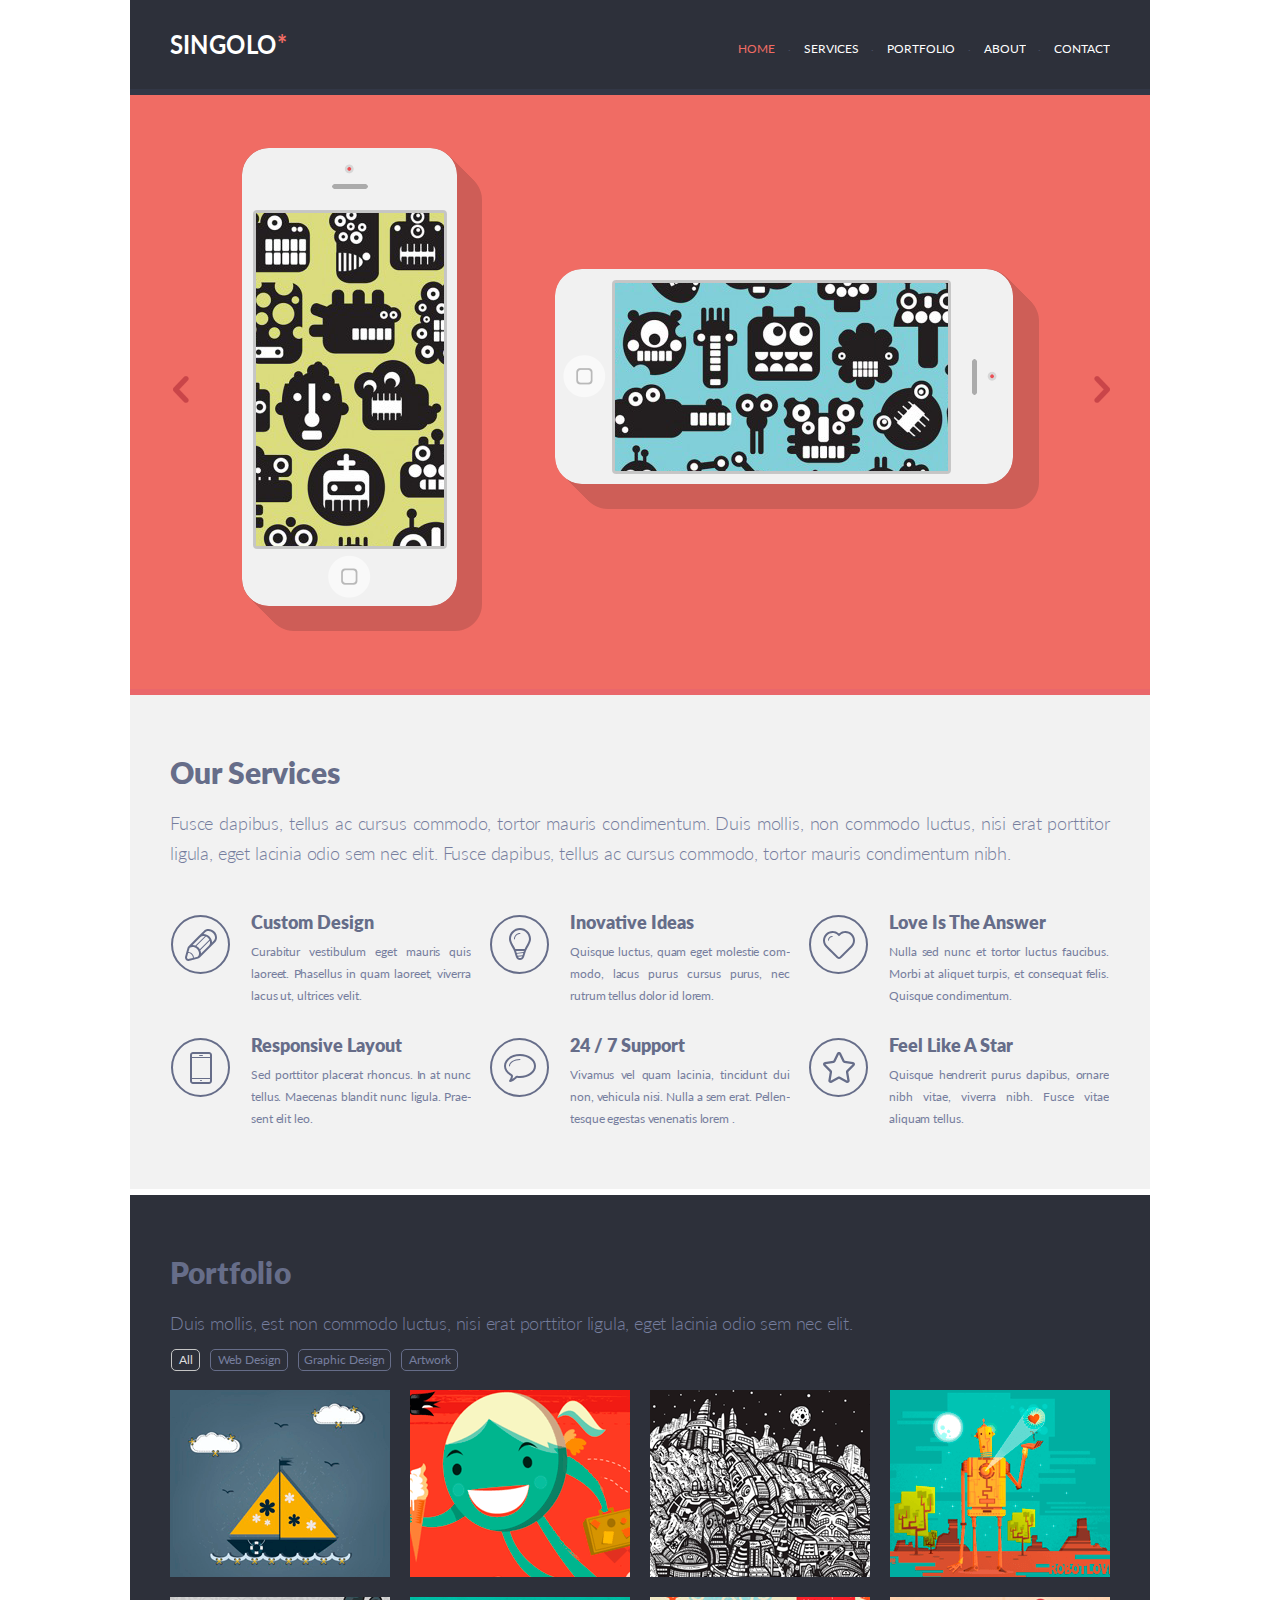
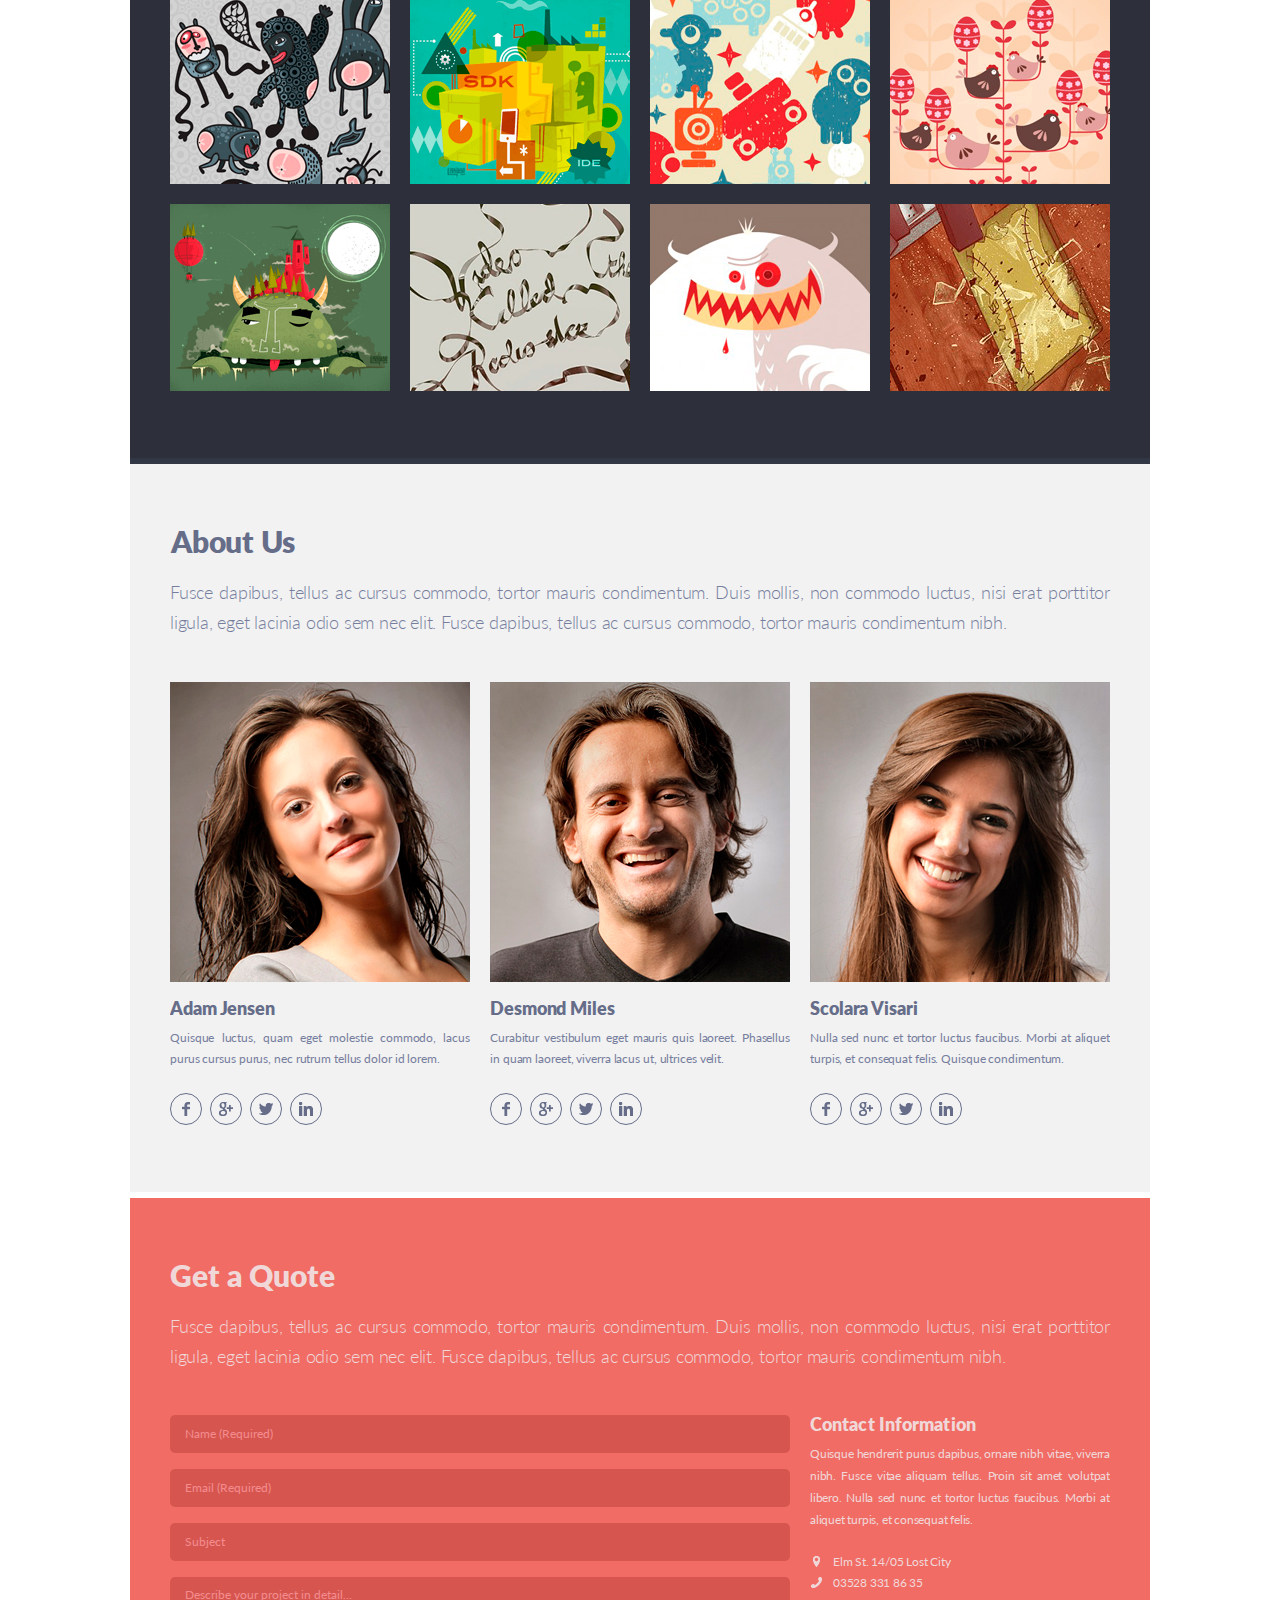
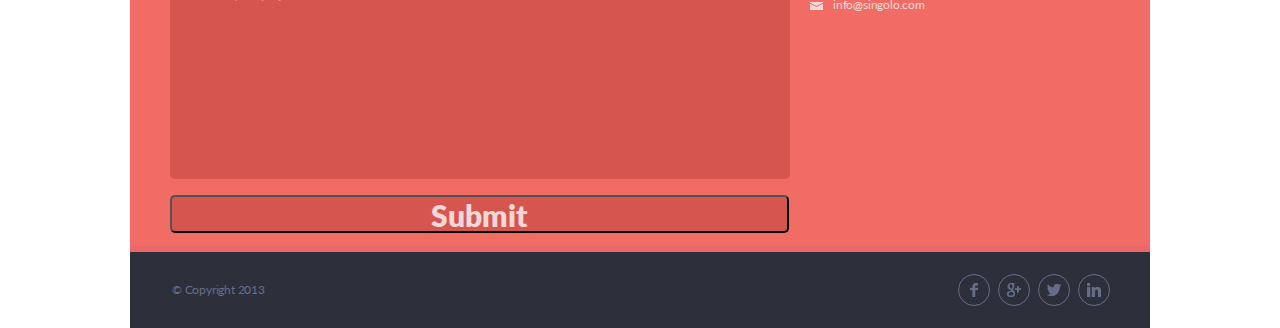
<file: index.html>
<!DOCTYPE html>
<html lang="en">

<head>
    <meta charset="UTF-8">
    <meta name="viewport" content="width=device-width, initial-scale=1.0">
    <title>Singolo</title>
    <link rel="stylesheet" href="style.css">
</head>

<body>
    <div class="crutch_anchor" id="HOME">
        <div class=""></div>
    </div>
    <div class="wrapper-all-ext">
        <div class="header_container" id="HOME">
            <div class="header-wrapper">
                <header class="header">
                    <div class="burger_beef_tasty " id="real_beef_tasty">
                        <div class="line"></div>
                        <div class="line"></div>
                        <div class="line"></div>
                    </div>
                    <h1 class="logo"><span class="logo">SINGOLO</span><span class="logo logo-colored">*</span></h1>
                    <nav class="header-navigation ">
                        <ul class="navigation-list" id="navigation_list">
                            <li class="nav-elements"><a href="#HOME" class="nav-element nav-selected">HOME</a></li>
                            <li class="nav-elements"><a href="#SERVICES" class="nav-element">SERVICES</a></li>
                            <li class="nav-elements"><a href="#PORTFOLIO" class="nav-element">PORTFOLIO</a></li>
                            <li class="nav-elements"><a href="#ABOUT" class="nav-element">ABOUT</a></li>
                            <li class="nav-elements"><a href="#CONTACT" class="nav-element">CONTACT</a></li>
                        </ul>
                    </nav>
                    <div class="burger_beef_tasty">
                    </div>
                </header>
            </div>
        </div>
        <!-- <div class="header-rasporka" id="HOME"></div> -->
        <section class="slider">
            <div class="slider-left"><img class="slide-button button-left" src="./assets/chev.png" alt="left">
            </div>
            <div class="slider-right"><img class="slide-button button-right" src="./assets/chev.png" alt="right">
            </div>
            <div class="slider-box">
                <div class="iphones-box slide_active slide1">
                    <div class="iphone-wrapper">
                        <div class="iphone-vertical">
                            <div class="iphone-shadow"></div>
                            <div class="ipnohe-body"></div>
                            <div class="iphone-screen"></div>
                        </div>
                        <div class="iphone-horizontal">
                            <div class="iphone-shadow"></div>
                            <div class="ipnohe-body"></div>
                            <div class="iphone-screen"></div>
                        </div>
                    </div>
                    <div class="fabulous_slide1">
                        <img src="./assets/img/Slider/Slider_Red.png" alt="red slide" class="red_slide">
                    </div>
                </div>
                <div class="iphones-box slide2">
                    <img src="./assets/img/Slider/Slider_Blue.png" alt="blue slide" class="blue_slide">
                </div>
            </div>
        </section>
        <section class="services">
            <div class="crutch_anchor" id="SERVICES"></div>
            <div class="services-wrapper">
                <h2 class="servises-head section-title">Our Services</h2>
                <p class="servises-text section-text">Fusce dapibus, tellus ac cursus commodo, tortor mauris
                    condimentum. Duis
                    mollis, non commodo luctus, nisi erat porttitor ligula, eget lacinia odio sem nec elit. Fusce
                    dapibus, tellus ac cursus commodo, tortor mauris condimentum nibh.</p>
                <div class="layout-3-column">
                    <div class="content-columg">
                        <div class="ico  ico-pen"></div>
                        <div class="column-text-wrapper">
                            <h3 class="services-column-head subtitle">Custom Design</h3>
                            <p class="column-text subtitle-text">Curabitur vestibulum eget mauris quis laoreet.
                                Phasellus in quam
                                laoreet, viverra lacus ut, ultrices velit.</p>
                        </div>
                    </div>
                    <div class="content-columg">
                        <div class="ico  ico-lamp"></div>
                        <div class="column-text-wrapper">
                            <h3 class="services-column-head subtitle">Inovative Ideas</h3>
                            <p class="column-text subtitle-text">Quisque luctus, quam eget molestie com- modo, lacus
                                purus cursus
                                purus, nec rutrum tellus dolor id lorem.</p>
                        </div>
                    </div>
                    <div class="content-columg">
                        <div class="ico  ico-heart"></div>
                        <div class="column-text-wrapper">
                            <h3 class="services-column-head subtitle">Love Is The Answer</h3>
                            <p class="column-text subtitle-text">Nulla sed nunc et tortor luctus faucibus. Morbi at
                                aliquet
                                turpis, et consequat felis. Quisque condimentum.

                            </p>
                        </div>
                    </div>
                    <div class="content-columg">
                        <div class="ico  ico-mobile"></div>
                        <div class="column-text-wrapper">
                            <h3 class="services-column-head subtitle">Responsive Layout</h3>
                            <p class="column-text subtitle-text">Sed porttitor placerat rhoncus. In at nunc tellus.
                                Maecenas
                                blandit nunc ligula. Prae- sent elit leo.</p>
                        </div>
                    </div>
                    <div class="content-columg">
                        <div class="ico  ico-support"></div>
                        <div class="column-text-wrapper">
                            <h3 class="services-column-head subtitle">24 / 7 Support</h3>
                            <p class="column-text subtitle-text">Vivamus vel quam lacinia, tincidunt dui non,
                                vehicula nisi. Nulla
                                a sem erat. Pellen- tesque egestas venenatis lorem .</p>
                        </div>
                    </div>
                    <div class="content-columg">
                        <div class="ico  ico-star"></div>
                        <div class="column-text-wrapper">
                            <h3 class="services-column-head subtitle">Feel Like A Star</h3>
                            <p class="column-text subtitle-text">Quisque hendrerit purus dapibus, ornare nibh vitae,
                                viverra nibh.
                                Fusce vitae aliquam tellus. </p>
                        </div>
                    </div>
                </div>
            </div>
        </section>
        <section class="portfolio">
            <div class="crutch_anchor" id="PORTFOLIO"></div>
            <div class="portfolio__body">
                <div class="portfolio__wrapper">
                    <div class="portfolio__header">
                        <h2 class="portfolio__title section-title">Portfolio</h2>
                        <p class="portfolio__text section-text">Duis mollis, est non commodo luctus, nisi erat porttitor
                            ligula, eget lacinia odio sem nec elit.</p>
                    </div>
                    <div class="portfolio__tags-box" id="portfolio__tags-box">
                        <div class="portfolio__tag tag_selected">All</div>
                        <div class="portfolio__tag">Web Design</div>
                        <div class="portfolio__tag">Graphic Design</div>
                        <div class="portfolio__tag">Artwork</div>
                    </div>
                    <div class="portfolio__gallery" id="portfolio__gallery">
                        <div class="portfolio__preview-container preview-container_img01">
                            <img src="./assets/img/Portfolio/portfolio-1.png" alt="some image 1"
                                class="portfolio__image">
                        </div>
                        <div class="portfolio__preview-container preview-container_img02">
                            <img src="./assets/img/Portfolio/portfolio-2.png" alt="some image 2"
                                class="portfolio__image">
                        </div>
                        <div class="portfolio__preview-container preview-container_img03">
                            <img src="./assets/img/Portfolio/portfolio-3.png" alt="some image 3"
                                class="portfolio__image">
                        </div>
                        <div class="portfolio__preview-container preview-container_img04">
                            <img src="./assets/img/Portfolio/portfolio-4.png" alt="some image 4"
                                class="portfolio__image">
                        </div>
                        <div class="portfolio__preview-container preview-container_img05">
                            <img src="./assets/img/Portfolio/portfolio-5.png" alt="some image 5"
                                class="portfolio__image">
                        </div>
                        <div class="portfolio__preview-container preview-container_img06">
                            <img src="./assets/img/Portfolio/portfolio-6.png" alt="some image 6"
                                class="portfolio__image">
                        </div>
                        <div class="portfolio__preview-container preview-container_img07">
                            <img src="./assets/img/Portfolio/portfolio-7.png" alt="some image 7"
                                class="portfolio__image">
                        </div>
                        <div class="portfolio__preview-container preview-container_img08">
                            <img src="./assets/img/Portfolio/portfolio-8.png" alt="some image 8"
                                class="portfolio__image">
                        </div>
                        <div class="portfolio__preview-container preview-container_img09">
                            <img src="./assets/img/Portfolio/portfolio-9.png" alt="some image 9"
                                class="portfolio__image">
                        </div>
                        <div class="portfolio__preview-container preview-container_img10">
                            <img src="./assets/img/Portfolio/portfolio-10.png" alt="some image 10"
                                class="portfolio__image">
                        </div>
                        <div class="portfolio__preview-container preview-container_img11">
                            <img src="./assets/img/Portfolio/portfolio-11.png" alt="some image 11"
                                class="portfolio__image">
                        </div>
                        <div class="portfolio__preview-container preview-container_img12">
                            <img src="./assets/img/Portfolio/portfolio-12.png" alt="some image 12"
                                class="portfolio__image">
                        </div>
                    </div>
                </div>
            </div>
        </section>
        <section class="about-us">
            <div class="crutch_anchor" id="ABOUT"></div>
            <div class="about-us__body">
                <div class="about-us__wrapper">
                    <div class="about-us__header">
                        <h2 class="about-us__title section-title">About Us</h2>
                        <p class="about-us__text section-text">Fusce dapibus, tellus ac cursus commodo, tortor mauris
                            condimentum. Duis mollis, non commodo luctus, nisi erat porttitor ligula, eget lacinia odio
                            sem nec elit. Fusce dapibus, tellus ac cursus commodo, tortor mauris condimentum nibh.</p>
                    </div>
                    <div class="about-us__main">
                        <div class="about-us__element">
                            <div class="about-us__photo-container about-us__photo1"></div>
                            <div class="about-us_photo-title subtitle">Adam Jensen </div>
                            <div class="about-us_photo-text subtitle-text">Quisque luctus, quam eget molestie commodo,
                                lacus purus cursus purus, nec rutrum tellus dolor id lorem.</div>
                            <div class="about-us_socials socials-container">
                                <div class="about-us-social-ico social-ico-facebook"></div>
                                <div class="about-us-social-ico social-ico-g-plus"></div>
                                <div class="about-us-social-ico social-ico-twitter"></div>
                                <div class="about-us-social-ico social-ico-linkedin"></div>
                            </div>
                        </div>
                        <div class="about-us__element">
                            <div class="about-us__photo-container about-us__photo2"></div>
                            <div class="about-us_photo-title subtitle">Desmond Miles </div>
                            <div class="about-us_photo-text subtitle-text">Curabitur vestibulum eget mauris quis
                                laoreet. Phasellus in quam laoreet, viverra lacus ut, ultrices velit.</div>
                            <div class="about-us_socials socials-container">
                                <div class="about-us-social-ico social-ico-facebook"></div>
                                <div class="about-us-social-ico social-ico-g-plus"></div>
                                <div class="about-us-social-ico social-ico-twitter"></div>
                                <div class="about-us-social-ico social-ico-linkedin"></div>
                            </div>
                        </div>
                        <div class="about-us__element">
                            <div class="about-us__photo-container about-us__photo3"></div>
                            <div class="about-us_photo-title subtitle">Scolara Visari </div>
                            <div class="about-us_photo-text subtitle-text">Nulla sed nunc et tortor luctus faucibus.
                                Morbi at aliquet turpis, et consequat felis. Quisque condimentum.</div>
                            <div class="about-us_socials socials-container">
                                <div class="about-us-social-ico social-ico-facebook"></div>
                                <div class="about-us-social-ico social-ico-g-plus"></div>
                                <div class="about-us-social-ico social-ico-twitter"></div>
                                <div class="about-us-social-ico social-ico-linkedin"></div>
                            </div>
                        </div>
                    </div>
                </div>
            </div>

        </section>
        <section class="get-a-quote">
            <div class="crutch_anchor" id="CONTACT"></div>
            <div class="get-a-quote__body">
                <div class="get-a-quote__wrapper">
                    <div class="get-a-quote__header">
                        <h2 class="get-a-quote__title section-title">Get a Quote</h2>
                        <p class="get-a-quote__text section-text">Fusce dapibus, tellus ac cursus commodo, tortor
                            mauris condimentum. Duis mollis, non commodo luctus, nisi erat porttitor ligula, eget
                            lacinia odio sem nec elit. Fusce dapibus, tellus ac cursus commodo, tortor mauris
                            condimentum nibh.
                        </p>
                    </div>
                    <div class="get-a-quote__main">
                        <form class="get-a-quote__form " action="index.html" method="POST" id="my_lovely_form">
                            <input type="text" class="get-a-quote__input input1 form-text" required autocomplete="off"
                                placeholder="Name (Required)">
                            <input type="email" class="get-a-quote__input input1 form-text" required autocomplete="off"
                                placeholder="Email (Required)">
                            <input type="text" class="get-a-quote__input input1 form-text" autocomplete="off"
                                placeholder="Subject" id="subject">
                            <textarea name="describe-detail" id="describe-detail" cols="30" rows="10"
                                class="get-a-quote__textarea form-text" autocomplete="off"
                                placeholder="Describe your project in detail..."></textarea>
                            <button class="get-a-quote__submit-button" type="submit" id="submit_button">Submit</button>

                            <div id="message_block" class="message_block hidden_message">
                                <div id="message" class="message_block_container">
                                    <h2> The letter was sent</h2>
                                    <hr>
                                    <div class="message_block_inner_container">
                                        <p id=sb_result> sdfsdfsf s</p>
                                        <hr>
                                        <p id=dscr_result>sdfasd fsadf sadf sadf sjadlksaldfj laskdfjsaldfkj saldfk
                                            jsadlf ksjadfl askdjf lskadfj lsakdf jasdlf jasdlf jsadlfk sjadlf ksjadfl
                                            ksdfj alsdkjsaldkf jsadlfk jsadf lksdjaf lksdfj lsakdjsdalf jsadlf jsadfl
                                            ksadf lsakdf saldfkj sdsdfasd fsadf sadf sadf sjadlksaldfj laskdfjsaldfkj
                                            saldfk
                                            jsadlf ksjadfl askdjf lskadfj lsakdf jasdlf jasdlf jsadlfk sjadlf ksjadfl
                                            ksdfj alsdkjsaldkf jsadlfk jsadf lksdjaf lksdfj lsakdjsdalf jsadlf jsadfl
                                            ksadf lsakdf saldfkj sd</p>
                                    </div>
                                    <button id="close_button" type="reset">OK</button>
                                </div>
                            </div>

                        </form>
                        <div class="get-a-quote__contacts-information">

                            <div class="get-a-quote-title subtitle">Contact Information </div>
                            <div class="get-a-quote-text subtitle-text">Quisque hendrerit purus dapibus, ornare nibh
                                vitae, viverra nibh. Fusce vitae aliquam tellus. Proin sit amet volutpat libero. Nulla
                                sed nunc et tortor luctus faucibus. Morbi at aliquet turpis, et consequat felis.
                            </div>
                            <div class="get-a-quote__contacts-container">
                                <a class="get-a-quote__contact subtitle-text get-a-quote__contact_map"
                                    href="https://www.google.com/maps/@30.5911252,114.2911672,13.47z">
                                    Elm St. 14/05 Lost City </a>
                                <a class="get-a-quote__contact subtitle-text get-a-quote__contact_tel"
                                    href="tel:035283318635">
                                    03528 331 86 35</a>
                                <a class="get-a-quote__contact subtitle-text get-a-quote__contact_email"
                                    href="mailto:info@singolo.com">
                                    info@singolo.com</a>

                            </div>

                        </div>

                    </div>
                </div>
            </div>
        </section>
        <footer class="singolo-footer">
            <div class="singolo-footer__body">
                <div class="singolo-footer__wrapper">
                    <div class="singolo-footer__copyright">© Copyright 2013</div>
                    <div class="singolo-footer__socials socials-container">
                        <div class="singolo-footer__social-ico social-ico-facebook"></div>
                        <div class="singolo-footer__social-ico social-ico-g-plus"></div>
                        <div class="singolo-footer__social-ico social-ico-twitter"></div>
                        <div class="singolo-footer__social-ico social-ico-linkedin"></div>
                    </div>
                </div>
            </div>
        </footer>
    </div>


    <script src="script.js"></script>
</body>

</html>
</file>
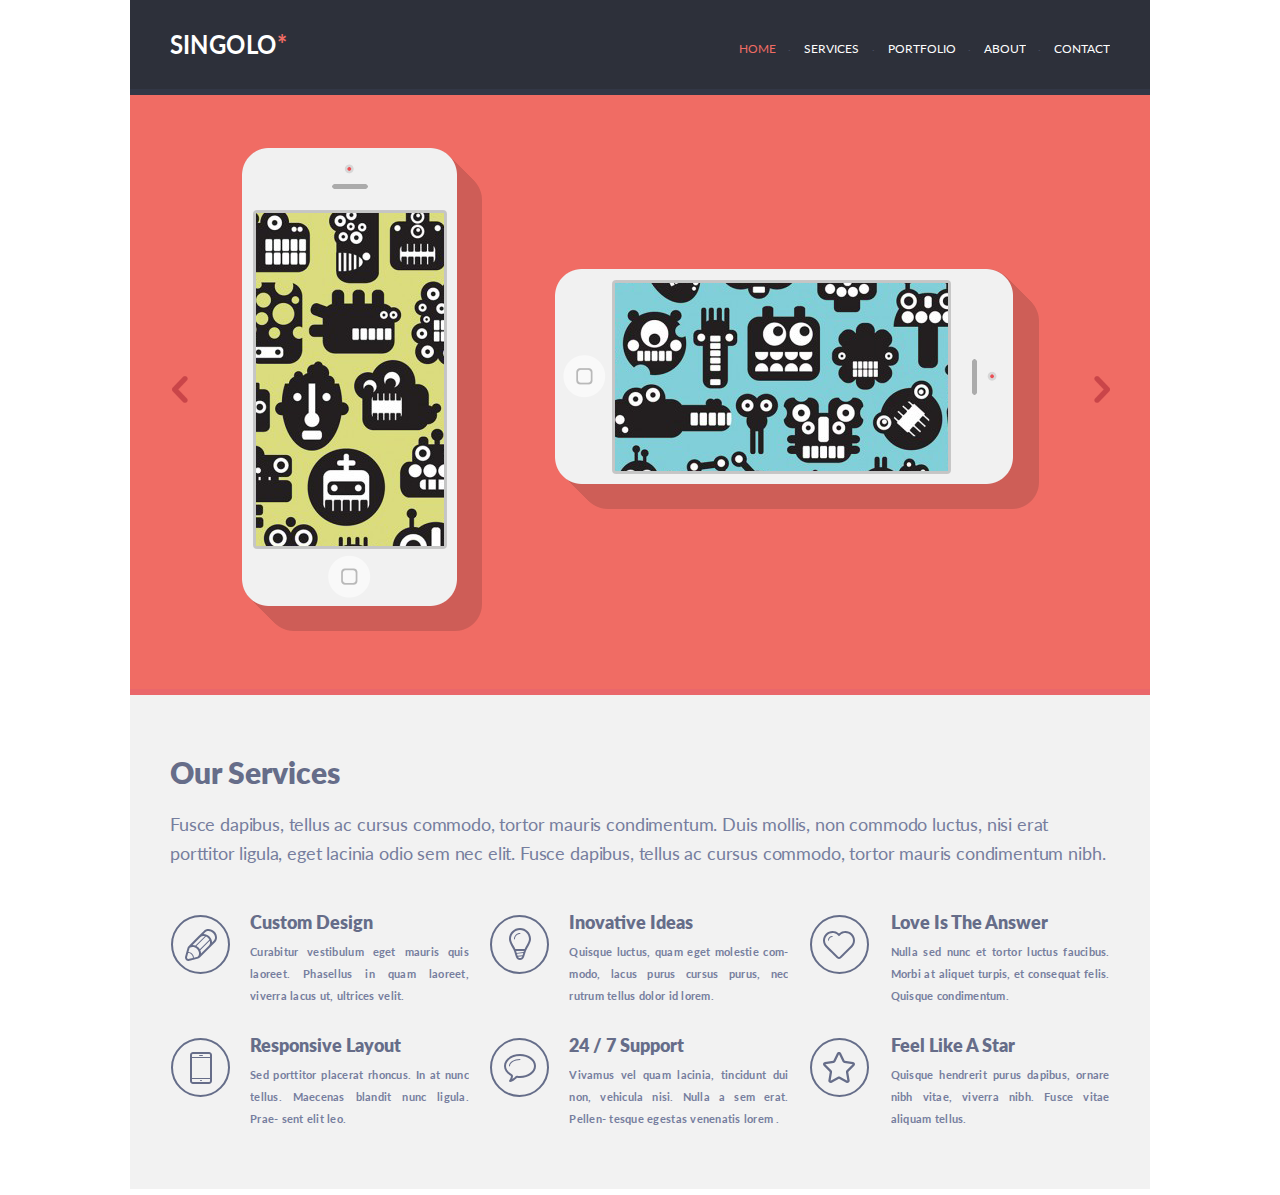
<file: singolo1.html>
<!DOCTYPE html>
<html lang="en">

<head>
    <meta charset="UTF-8">
    <meta name="viewport" content="width=device-width, initial-scale=1.0">
    <title>Singolo 1</title>
    <link rel="stylesheet" href="singolo1.css">
 </head>

<body>
    <div class="wrapper-all-ext">
        <div class="header_container">
            <div class="wrapper-all-int">
                <div class="content-wrapper">
                    <header class="header">
                        <h1 class="logo"><span class="logo">SINGOLO</span><span class="logo logo-colored">*</span></h1>
                        <nav class="header-navigation">
                            <ul class="navigation-list">
                                <li class="nav-elements"><a href="#HOME" class="nav-element current-page">HOME</a></li>
                                <li class="nav-elements"><a href="#SERVICES" class="nav-element">SERVICES</a></li>
                                <li class="nav-elements"><a href="#PORTFOLIO" class="nav-element">PORTFOLIO</a></li>
                                <li class="nav-elements"><a href="#ABOUT" class="nav-element">ABOUT</a></li>
                                <li class="nav-elements"><a href="#CONTACT" class="nav-element">CONTACT</a></li>
                            </ul>
                        </nav>
                    </header>
                </div>
            </div>
        </div>
        <div class="slider">
            <div class="wrapper-all-int">
                <div class="content-wrapper">
                    <ul class="slider-box">
                        <li class="slider-left"><img src="./assets/chev.png" alt="left"></li>
                        <li class="iphones-box">
                            <div class="iphone-wrapper">

                                <div class="iphone-vertical">
                                    <div class="iphone-shadow"></div>
                                    <div class="ipnohe-body"></div>
                                    <div class="iphone-screen"></div>
                                </div>
                                <div class="iphone-horizontal">
                                    <div class="iphone-shadow"></div>
                                    <div class="ipnohe-body"></div>
                                    <div class="iphone-screen"></div>
                                </div>
                            </div>
                        </li>
                        <li class="slider-right"><img src="./assets/chev.png" alt="right"></li>
                    </ul>
                </div>
            </div>
        </div>
        <section class="services">
            <div class="wrapper-all-int">
                <div class="content-wrapper">
                    <h2 class="servises-head">Our Services</h2>
                    <p class="servises-text">Fusce dapibus, tellus ac cursus commodo, tortor mauris condimentum. Duis
                        mollis, non commodo luctus, nisi erat porttitor ligula, eget lacinia odio sem nec elit. Fusce
                        dapibus, tellus ac cursus commodo, tortor mauris condimentum nibh.</p>
                    <div class="layout-3-column">
                        <div class="content-columg">
                            <div class="ico  ico-pen"></div>
                            <div class="column-text-wrapper">
                                <h3 class="services-column-head">Custom Design</h3>
                                <p class="column-text">Curabitur vestibulum eget mauris quis laoreet. Phasellus in quam
                                    laoreet, viverra lacus ut, ultrices velit.</p>
                            </div>
                        </div>
                        <div class="content-columg">
                            <div class="ico  ico-lamp"></div>
                            <div class="column-text-wrapper">
                                <h3 class="services-column-head">Inovative Ideas</h3>
                                <p class="column-text">Quisque luctus, quam eget molestie com- modo, lacus purus cursus
                                    purus, nec rutrum tellus dolor id lorem.</p>
                            </div>
                        </div>
                        <div class="content-columg">
                            <div class="ico  ico-heart"></div>
                            <div class="column-text-wrapper">
                                <h3 class="services-column-head">Love Is The Answer</h3>
                                <p class="column-text">Nulla sed nunc et tortor luctus faucibus. Morbi at aliquet
                                    turpis, et consequat felis. Quisque condimentum.
                                
                                </p>
                            </div>
                        </div>
                        <div class="content-columg">
                            <div class="ico  ico-mobile"></div>
                            <div class="column-text-wrapper">
                                <h3 class="services-column-head">Responsive Layout</h3>
                                <p class="column-text">Sed porttitor placerat rhoncus. In at nunc tellus. Maecenas
                                    blandit nunc ligula. Prae- sent elit leo.</p>
                            </div>
                        </div>
                        <div class="content-columg">
                            <div class="ico  ico-support"></div>
                            <div class="column-text-wrapper">
                                <h3 class="services-column-head">24 / 7 Support</h3>
                                <p class="column-text">Vivamus vel quam lacinia, tincidunt dui non, vehicula nisi. Nulla
                                    a sem erat. Pellen- tesque egestas venenatis lorem .</p>
                            </div>
                        </div>
                        <div class="content-columg">
                            <div class="ico  ico-star"></div>
                            <div class="column-text-wrapper">
                                <h3 class="services-column-head">Feel Like A Star</h3>
                                <p class="column-text">Quisque hendrerit purus dapibus, ornare nibh vitae, viverra nibh.
                                    Fusce vitae aliquam tellus. </p>
                            </div>
                        </div>
                    </div>


                </div>
            </div>
        </section>
    </div>
</body>

</html>
</file>
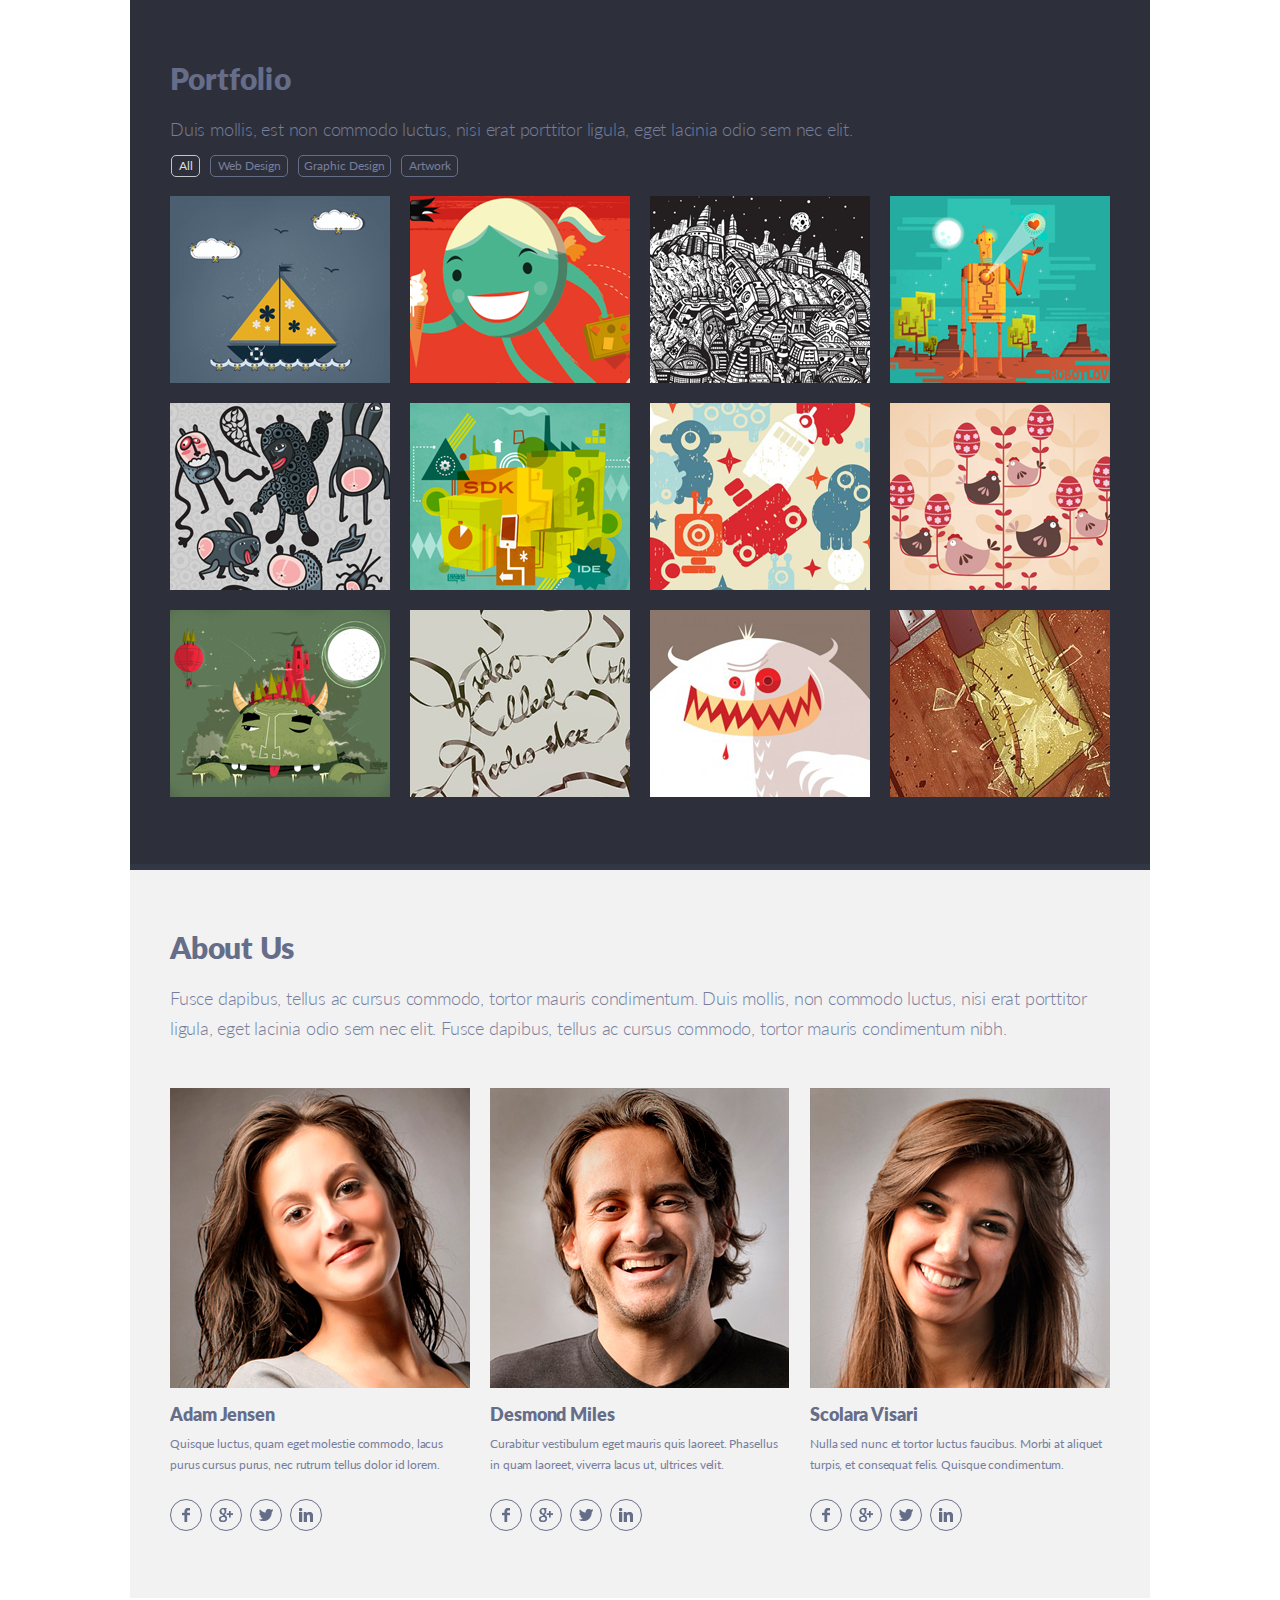
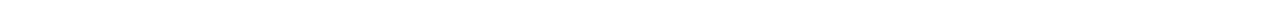
<file: singolo2.html>
<!DOCTYPE html>
<html lang="en">

<head>
    <meta charset="UTF-8">
    <meta name="viewport" content="width=device-width, initial-scale=1.0">
    <title>Singolo 2</title>
    <link rel="stylesheet" href="singolo2.css">
</head>

<body>
    <div class="wrapper-all-ext">
        <section class="portfolio">
            <div class="portfolio__body">
                <div class="portfolio__wrapper">
                    <div class="portfolio__header">
                        <div class="portfolio__title section-title" id="PORTFOLIO">Portfolio</div>
                        <div class="portfolio__text section-text">Duis mollis, est non commodo luctus, nisi erat porttitor ligula, eget lacinia odio sem nec elit.</div>
                    </div>
                    <div class="portfolio__tags-box">
                        <div class="portfolio__tag tag_selected">All</div>
                        <div class="portfolio__tag">Web Design</div>
                        <div class="portfolio__tag">Graphic Design</div>
                        <div class="portfolio__tag">Artwork</div>
                    </div>
                    <div class="portfolio__gallery">
                        <div class="portfolio__preview-container preview-container_img01"></div>
                        <div class="portfolio__preview-container preview-container_img02"></div>
                        <div class="portfolio__preview-container preview-container_img03"></div>
                        <div class="portfolio__preview-container preview-container_img04"></div>
                        <div class="portfolio__preview-container preview-container_img05"></div>
                        <div class="portfolio__preview-container preview-container_img06"></div>
                        <div class="portfolio__preview-container preview-container_img07"></div>
                        <div class="portfolio__preview-container preview-container_img08"></div>
                        <div class="portfolio__preview-container preview-container_img09"></div>
                        <div class="portfolio__preview-container preview-container_img10"></div>
                        <div class="portfolio__preview-container preview-container_img11"></div>
                        <div class="portfolio__preview-container preview-container_img12"></div>
                        <div class="portfolio__preview-container preview-container_img13"></div>
                        <div class="portfolio__preview-container preview-container_img14"></div>
                        <div class="portfolio__preview-container preview-container_img15"></div>
                        <div class="portfolio__preview-container preview-container_img16"></div>
                    </div>
                </div>
            </div>
        </section>
        <section class="about-us">
            <div class="about-us__body">
                <div class="about-us__wrapper">
                    <div class="about-us__header">
                        <div class="about-us__title section-title">About Us</div>
                        <div class="about-us__text section-text">Fusce dapibus, tellus ac cursus commodo, tortor mauris condimentum. Duis mollis, non commodo luctus, nisi erat porttitor ligula, eget lacinia odio sem nec elit. Fusce dapibus, tellus ac cursus commodo, tortor mauris condimentum nibh.</div>
                    </div>
                    <div class="about-us__main">
                        <div class="about-us__element">
                            <div class="about-us__photo-container about-us__photo1"></div>
                            <div class="about-us_photo-title">Adam Jensen  </div>
                            <div class="about-us_photo-text">Quisque luctus, quam eget molestie commodo, lacus purus cursus purus, nec rutrum tellus dolor id lorem.</div>
                            <div class="about-us_socials socials-container">
                                <div class="about-us-social-ico social-ico-facebook"></div>
                                <div class="about-us-social-ico social-ico-g-plus"></div>
                                <div class="about-us-social-ico social-ico-twitter"></div>
                                <div class="about-us-social-ico social-ico-linkedin"></div>
                            </div>
                        </div>
                        <div class="about-us__element">
                            <div class="about-us__photo-container about-us__photo2"></div>
                            <div class="about-us_photo-title">Desmond Miles </div>
                            <div class="about-us_photo-text">Curabitur vestibulum eget mauris quis laoreet. Phasellus in quam laoreet, viverra lacus ut, ultrices velit.</div>
                            <div class="about-us_socials socials-container">
                                <div class="about-us-social-ico social-ico-facebook"></div>
                                <div class="about-us-social-ico social-ico-g-plus"></div>
                                <div class="about-us-social-ico social-ico-twitter"></div>
                                <div class="about-us-social-ico social-ico-linkedin"></div>
                            </div>
                        </div>
                        <div class="about-us__element">
                            <div class="about-us__photo-container about-us__photo3"></div>
                            <div class="about-us_photo-title">Scolara Visari </div>
                            <div class="about-us_photo-text">Nulla sed nunc et tortor luctus faucibus. Morbi at aliquet turpis, et consequat felis. Quisque condimentum.</div>
                            <div class="about-us_socials socials-container">
                                <div class="about-us-social-ico social-ico-facebook"></div>
                                <div class="about-us-social-ico social-ico-g-plus"></div>
                                <div class="about-us-social-ico social-ico-twitter"></div>
                                <div class="about-us-social-ico social-ico-linkedin"></div>
                            </div>
                        </div>
                    </div>
                </div>
            </div>

        </section>
    </div>
</body>

</html>
</file>
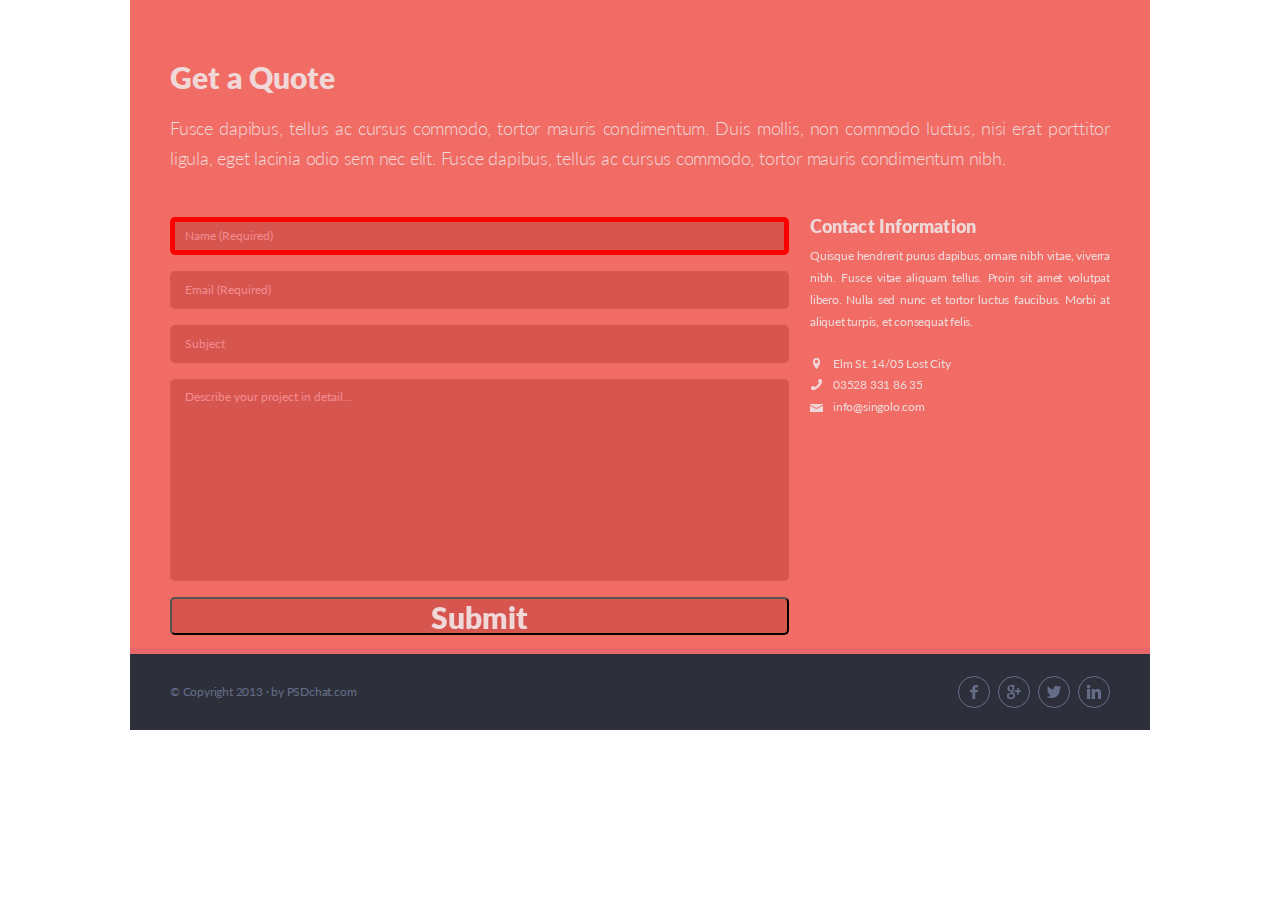
<file: singolo3.html>
<!DOCTYPE html>
<html lang="en">

<head>
    <meta charset="UTF-8">
    <meta name="viewport" content="width=device-width, initial-scale=1.0">
    <title>Singolo 3</title>
    <link rel="stylesheet" href="singolo3.css">
</head>

<body>
    <div class="wrapper-all-ext">
        <section class="get-a-quote">
            <div class="get-a-quote__body">
                <div class="get-a-quote__wrapper">
                    <div class="get-a-quote__header">
                        <div class="get-a-quote__title section-title" id="get-a-quote">Get a Quote</div>
                        <div class="get-a-quote__text section-text">Fusce dapibus, tellus ac cursus commodo, tortor
                            mauris condimentum. Duis mollis, non commodo luctus, nisi erat porttitor ligula, eget
                            lacinia odio sem nec elit. Fusce dapibus, tellus ac cursus commodo, tortor mauris
                            condimentum nibh.
                        </div>
                    </div>
                    <div class="get-a-quote__main">
                        <form class="get-a-quote__form " action="" method="POST">
                            <input type="text" class="get-a-quote__input input1 form-text" required autofocus placeholder="Name (Required)">
                            <input type="email" class="get-a-quote__input input1 form-text" required placeholder="Email (Required)">
                            <input type="text" class="get-a-quote__input input1 form-text" placeholder="Subject">
                            <textarea name="" id="" cols="30" rows="10" class="get-a-quote__textarea form-text" placeholder="Describe your project in detail..."></textarea>
                            <button class="get-a-quote__submit-button " type="submit">Submit</button>
                        </form>
                        <div class="get-a-quote__contacts-information">

                            <div class="get-a-quote-title subtitle">Contact Information </div>
                            <div class="get-a-quote-text subtitle-text">Quisque hendrerit purus dapibus, ornare nibh
                                vitae, viverra nibh. Fusce vitae aliquam tellus. Proin sit amet volutpat libero. Nulla
                                sed nunc et tortor luctus faucibus. Morbi at aliquet turpis, et consequat felis.
                            </div>
                            <div class="get-a-quote__contacts-container">
                                <a class="get-a-quote__contact subtitle-text get-a-quote__contact_map" href="https://www.google.com/maps/@30.5911252,114.2911672,13.47z">
                                    Elm St. 14/05 Lost City </a>
                                <a class="get-a-quote__contact subtitle-text get-a-quote__contact_tel" href="tel:03528 331 86 35">
                                     03528 331 86 35</a>
                                <a class="get-a-quote__contact subtitle-text get-a-quote__contact_email" href="mailto:info@singolo.com">
                                    info@singolo.com</a>

                            </div>

                        </div>

                    </div>
                </div>
            </div>
        </section>
        <footer class="singolo-footer">
            <div class="singolo-footer__body">
                <div class="singolo-footer__wrapper">
                    <div class="singolo-footer__copyright">© Copyright 2013 · by PSDchat.com</div>
                    <div class="singolo-footer__socials socials-container">
                        <div class="singolo-footer__social-ico social-ico-facebook"></div>
                        <div class="singolo-footer__social-ico social-ico-g-plus"></div>
                        <div class="singolo-footer__social-ico social-ico-twitter"></div>
                        <div class="singolo-footer__social-ico social-ico-linkedin"></div>
                    </div>
                </div>
            </div>
        </footer>
    </div>
</body>

</html>
</file>
<file: singolo1.css>
@import url("./assets/fonts/lato/lato.css") ;


:root {
    --logo-snow-color: #f06c64;
    --lososeviy_color: #f06c64;
    --lososeviy_border_color: #ea676b;
    --header_color: #2d303a;
    --header_border_color:#323746;
    --services_color: #f2f2f2;
    --services_border_color: #ffffff;
    --nav_doter_color:#494e62;
}

*{margin:0px;padding:0px;}
html{
    font-size: 10px;
}

body{
    font-family: 'Lato', Verdana, Arial, Tahoma, sans-serif;
    background-color: var(--lososeviy_cvet);
}

.wrapper-all-ext {width:1020px;margin:0px auto;}

.wrapper-all-int {width:1020px;margin:0px auto;}
.content-wrapper{width:940px;margin:0px auto;}


.header_container{
    height: 89px;
    background-color: var(--header_color);
    border-bottom: 6px solid var(--header_border_color);
}

.slider{
height: 594px;
background-color: var(--lososeviy_color);
border-bottom: 6px solid var(--lososeviy_border_color);

}

.services{
    padding-top:62px;
    height: 432px;
    background-color: var(--services_color);
    border-bottom: 6px solid var(--services_border_color);
}

.header{
    display:flex;
    height: 89px;
    justify-content: space-between;
    align-items: center;
}

h1{
  
    font-size: 2.6rem;
    line-height: normal;
    color: #ffffff;
    font-family: 'Lato', Verdana, Arial, Tahoma, sans-serif;
    font-weight: 700;
    text-align: left;
    position: relative;
    top:-1px;
    left:-5px;

    transform:scaleX(0.919);
    
}

span.logo-colored{
    color: var(--logo-snow-color);
}

.header-navigation{
    padding: 9px 0 0 0 ;
}
.navigation-list{
    display: flex;
    justify-content: space-between;
    width:371px;
}
.nav-elements{
    list-style-type: none;
}
.nav-elements:before{
    color:var(--nav_doter_color);
    content:"·";
    padding-right: 13px;
    
}
.nav-elements:first-child:before{
    display: none;
}

.nav-element{
    font-size: 1.2rem;
    line-height: 6px;
    color: #ffffff;
    font-family: 'Lato', Verdana, Arial, Tahoma, sans-serif;
    font-weight: 400;
    text-align: justify;
    text-decoration: none;
    transform:scaleY(0.919);
 
}

.nav-element.current-page{
    color: #f06c64;
}
a.nav-element{
    display:inline-block;
}
a.nav-element:hover{
    color: #f06c64;
}


.slider-box{
    display:flex;
    justify-content: space-between;
    align-items: center;
    list-style-type: none;
    height: 594px;
}
.slider-left{
    padding: 0px 0px 4px 2px;
}
.slider-right{
    transform:scaleX(-1);
    padding: 0px 2px 4px 0px;
}
.iphone-box {
    flex-grow: 1;
}
.slider-left:hover,
.slider-right:hover
{
    cursor:pointer;
    border-radius: 4px;
    /* background: yellow; */
}



.iphone-wrapper{
    position: relative;
    width: 820px ;
    height: 594px; 
    position: relative;
}

.iphone-vertical{
    display:inline-block;
    width: 240px;
    height: 484px;   
    position: absolute;
    top:53px;
    left:12px;

}

.iphone-vertical .ipnohe-body{
    width: inherit;
    height: inherit; 
    position: absolute;
    display:inline-block;
    background:url("./assets/Base-iphone.png") no-repeat;
}
.iphone-vertical .iphone-shadow{
    width: inherit;
    height: inherit; 
    display:inline-block;
    position: absolute;
    background:url("./assets/ShadowV.png") no-repeat 0px 0px;
}
.iphone-vertical .iphone-screen{
    width:188px;
    height:333px;
    position: absolute;
    top:65px;
    left:14px;
    background:url("./assets/Layer6.png") no-repeat -14px -135px;
}


.iphone-horizontal{
    display:inline-block;
    width:  240px;
    height:484px;  
    position: absolute;
    top:52px;
    left:447px;
    transform: rotate(90deg );
}

.iphone-horizontal .ipnohe-body{
    transform: rotate(00deg );
    width: inherit;
    height: inherit; 
    position: absolute;
    display:inline-block;
    background:url("./assets/Base-iphone.png") no-repeat 0px 26px;
    
}
.iphone-horizontal .iphone-shadow{
    width: inherit;
    height: inherit; 
    display:inline-block;
    position: absolute;
    background:url("./assets/ShadowV.png") no-repeat 0px 1px;
    transform: rotate(90deg );
    transform: scale(1,-1)
}
.iphone-horizontal .iphone-screen{
    width:188px;
    height:333px;
    position: absolute;
    top:91px;
    left:14px;
    background:url("./assets/Layer5h.png") no-repeat -119px -122px;
}



.servises-head{
    font-size: 3rem;
line-height: 30px;
color: #666d89;
font-family: 'Lato', Verdana, Arial, Tahoma, sans-serif;
font-weight: 900;
text-align: left;
}


.servises-text{
margin: 23px 0 0 0;
font-size: 1.8rem;
line-height: 29px;
color: #767e9e;
font-family: 'Lato', Verdana, Arial, Tahoma, sans-serif;
font-weight: 400;
text-align: left;
letter-spacing: -0.161px;
}
.content-columg{
    height:110px;
}

.layout-3-column{
    margin-top:45px;
    display: grid;
    grid-template-columns:repeat(3, 1fr);
    grid-gap:13px 18px;

}


.ico{
    margin-left:1px;
    margin-top:2px;
    width:55px;
    height:55px;
    border:solid 2px #656d89;
    border-radius:50%;
    display:inline-block;
    vertical-align: top;
}

.column-text-wrapper{
    display:inline-block;
    margin-left:17px;
    width: 219px;
    height: 128px;
}

.services-column-head{
    display:inline-block;
    vertical-align: top;
    font-size: 1.8rem;
    line-height: 18px;
    color: #666d89;
    font-family: 'Lato', Verdana, Arial, Tahoma, sans-serif;
    font-weight: 900;
    text-align: left;
}

.column-text{
font-size: 1.1rem;
line-height: 22px;
color: #767e9e;
font-family: 'Lato', Verdana, Arial, Tahoma, sans-serif;
font-weight: 700;
text-align: justify;
margin-top: 10px;
letter-spacing: 0.26px;
overflow: hidden;
text-overflow: ellipsis;
display: -webkit-box;
-webkit-line-clamp: 4;
-webkit-box-orient: vertical;
-moz-webkit-box-orient: vertical;
}

.content-columg:nth-child(3n)>.column-text-wrapper{
    margin-left: 19px;
}

.ico-pen{
    background:url("./assets/pen.svg") no-repeat 50%;
}

.ico-lamp{
    background:url("./assets/bulb.svg") no-repeat 50% 46%;
}

.ico-heart{
    background:url("./assets/heart.svg") no-repeat 50%;
}

.ico-mobile{
    background:url("./assets/phone.svg") no-repeat 50%;
}

.ico-support{
    background:url("./assets/bubble.svg") no-repeat 50%;
}

.ico-star{
    background:url("./assets/star.svg") no-repeat 50%;
}
</file>
<file: style.css>
@import url("./assets/reset.css");
@import url("./assets/fonts/lato/lato.css") ;

:root {
    --logo-snow-color: #f06c64;
    --lososeviy_color: #f06c64;
    --lososeviy_border_color: #ea676b;
    --header_color: #2d303a;
    --header_border_color:#323746;
    --services_color: #f2f2f2;
    --services_border_color: #ffffff;
    --nav_doter_color:#494e62;

    --portfolio-border-color: #323746;
    --portfolio-background-color: #2d303a;
    --section-title-color: #666d89;
    --section-text-color:  #767e9e;
    --portfolio-tag-color:  #767e9e;
    --portfolio-selected-tag-color:#dedede;
    --portfolio-tag-border-color:#666d89;
    --portfolio-selected-tag-border-color:#c5c5c5;
    --portfolio-image-background:#464b5e;
    --about-us-background-color: #f2f2f2;
    --about-us-border-color:#ffffff;
    --socials-border-color:#69708b;

    --get-a-quote-border-color: #ea676b;
    --get-a-quote-background-color: #f06c64;
    --get-a-quote-input-color: #d6564f;
    --get-a-quote-title-color: #f0d8d9;
    --get-a-quote-text-color:  #f0d8d9;
    --active-color:#f06c64;
    --form-placeholder-color:#f48c8f;
    --footer-background-color: #2d303a;
    --copyright-text-color:#666d89;
    --socials-border-color:#666d89;

}



* {margin:0px;padding:0px;}
body {
    font-family: 'Lato', Verdana, Arial, Tahoma, sans-serif;
    scroll-behavior: smooth;
}
html{
    font-size: 10px;
    scroll-behavior: smooth;
}

.wrapper-all-ext {max-width:1020px;margin:0px auto;}

.header-wrapper{width:auto;margin:0px; padding:0px 40px}
.services-wrapper{width:940px;margin:0px auto;}

.section-title {
    color: var(--section-title-color);
    font-size: 3rem;
    font-family: 'Lato', Verdana, Arial, Tahoma, sans-serif;
    font-weight: 900;
    text-align: justify
}

.section-text {
    color: var(--section-text-color);
    font-size: 1.8rem;
    line-height: 30px;
    font-family: 'Lato', Verdana, Arial, Tahoma, sans-serif;
    font-weight: 300;
    text-align: justify;
}

.subtitle {
    font-size: 1.8rem;
    line-height: 18px;
    color: var(--section-title-color);
    font-family: 'Lato', Verdana, Arial, Tahoma, sans-serif;
    font-weight: 900;
    text-align: justify;
}

.subtitle-text {
    font-size: 1.2rem;
    line-height: 2.2rem;
    color: var(--section-text-color);
    font-family: 'Lato', Verdana, Arial, Tahoma, sans-serif;
    font-weight: 400;
    text-align: justify;
}

section{
    position: relative;
}
.crutch_anchor {
    position:absolute;
    top:-89px;
}

.header_container {
    height: 89px;
    background-color: var(--header_color);
    border-bottom: 6px solid var(--header_border_color);
    position: sticky;
    top:0;
    z-index: 10000000;
}
.header-rasporka{
    height: 89px; 
}
.slider {
    height: 600px;
    box-sizing:border-box;
    background-color: var(--lososeviy_color);
    /* border-bottom: 6px solid var(--lososeviy_border_color); */
}

.services {
    padding-top:62px;
    height: 432px;
    background-color: var(--services_color);
    border-bottom: 6px solid var(--services_border_color);
}

.header {
    display:flex;
    height: 89px;
    justify-content: space-between;
    align-items: center;
}

h1 {
     font-size: 2.6rem;
    line-height: normal;
    color: #ffffff;
    font-family: 'Lato', Verdana, Arial, Tahoma, sans-serif;
    font-weight: 700;
    text-align: justify;
    position: relative;
    top:-1px;
    left:-5px;
    transform:scaleX(0.919);
}

span.logo-colored {
    color: var(--logo-snow-color);
}

.header-navigation {
    padding: 9px 0 0 0 ;
    
    
}

.navigation-list {
    display: flex;
    justify-content: space-between;
    width:372px;
    align-self: baseline;
}

.nav-elements {
    list-style-type: none;
}

.nav-elements:before {
    color:var(--nav_doter_color);
    content:"·";
    padding-right: 13px;
}

.nav-elements:first-child:before {
    display: none;
}

.nav-element {
    font-size: 1.2rem;
    line-height: 6px;
    color: #ffffff;
    font-family: 'Lato', Verdana, Arial, Tahoma, sans-serif;
    font-weight: 400;
    text-align: justify;
    text-decoration: none;
    transform:scaleY(0.919);
 }

.nav-selected {
    color: var(--active-color);
}

a.nav-element {
    display:inline-block;
}

a.nav-element:hover {
    color: var(--active-color);
}


.burger_beef_tasty{
    display:none;
    /* justify-content: space-between; */
    justify-content: space-around;
    flex-direction: column;
    width: 25px;
    height: 25px;
    /* position: absolute;
    top: 26px;
    left: 20px; */

}
.line{
    box-sizing: border-box;
    width: 100%;
    border: 1px solid white;
    border-radius: 1px;
    
}


@media(max-width:767px){
    .header-wrapper{width:auto;margin:0px; padding:0px 20px}
    .burger_beef_tasty{
        display:flex;
    }
    .header-navigation{
        display:none;
    }
    .header_container{
        height: 71px;
        border-bottom: 0px solid var(--header_border_color);

    }
    .header {
        height: 71px;
        
    }

    .header-wrapper.eating_bureg{
        width:100vw;
        height: 100vh;
        padding:0px;
        background: #2D303A99;
    }
    .header.eating_bureg{
        width:278px;
        height: 100vh;
        background-color: var(--header_color);
        padding:24px 20px;
        align-items: flex-start;
    }
    .burger_beef_tasty.eating_bureg{
        /* display:none; */
        transform: rotate(90deg);
    }
    .header-navigation.eating_bureg{
        display:block;
        position:absolute;
        top:208px;
        left:51px;

    }
    .navigation-list{
        flex-direction: column;
        height: 260px;
        width: 205px;
    }
    .nav-elements:before {
        display:none;
    }
    .nav-element {
        font-size: 2.4rem;
        line-height: 2.4rem;
        color: #ffffff !important;
    }
    /* a.nav-element:hover {
        color:yellow;
    } */
    .nav-selected {
        color: var(--active-color) !important;
    }
    h1 {
        font-size: 2.0rem;
        position: static;
    }
}














.slide1{
    height: 600px;
    box-sizing:border-box;
    background-color: var(--lososeviy_color);
    border-bottom: 6px solid var(--lososeviy_border_color);
}
.slide2{
    height: 600px;
    box-sizing:border-box;
    background-color: var(--lososeviy_color);
    border-bottom: 6px solid #587fe4;
    background:url("./assets/img/Slider/Slider_Blue.png");
}


.slider-box {
    width:100%;
    position:relative;
    overflow: hidden;
} 

.iphones-box{
    display: none;
    position:relative;
    margin: 0 auto;
    animation: 1s ease-in-out;
    
}
.slide_active{
    display: block;
}
.slide_next{
    display:block;
    position:absolute;
    top:0;
    width:100%;
}

.to-left{
    animation-name:left;
}

.to-right{
    animation-name:right;
    animation-direction: reverse;
}

.from-left{
    animation-name:left;
    animation-direction: reverse;
}

.from-right{
    animation-name:right; 
}

@keyframes left {
    from {
        left:0;
    }
    to {
        left:-100%;
    }
}


@keyframes right {
    from {
        left:100%;
    }
    to {
        left:0;
    }
}


.slider-right,
.slider-left{
    display:flex;
    justify-content: center;
    align-items: center;
    width:47px;
    height: 47px;
    border-radius: 3px;
    z-index:4;
}

.slider-left {
    position: absolute;
    top:271px;
    left:27px;
    right:auto;
}
.slider-right {
    position: absolute;
    top:271px;
    /* left:949px; */
    /* right:auto; */
    left:auto;
    right: 24px;
    transform:scaleX(-1);
}


.slider-left:hover,
.slider-right:hover {
    cursor:pointer;
    border-radius: 50%;
    background: rgba(110, 15, 150, 0.17)
}
 
.iphone-wrapper {
    position: relative;
    width: 1020px ;
    height: 594px; 
    position: relative;
}

.iphone-vertical {
    display:inline-block;
    width: 240px;
    height: 484px;   
    position: absolute;
    top:53px;
    left:112px;
}

.iphone-vertical .ipnohe-body {
    width: 215px;
    height: 458px; 
    position: absolute;
    display:inline-block;
    border:0px solid rgba(0,0,0,0);
    border-radius: 27px;
    background:url("./assets/Base-iphone.png") no-repeat;
}

.iphone-vertical .iphone-shadow {
    width: inherit;
    height: inherit; 
    display:inline-block;
    position: absolute;
    background:url("./assets/ShadowV.png") no-repeat 0px 0px;
}
.iphone-vertical .iphone-screen {
    width:188px;
    height:333px;
    position: absolute;
    top:65px;
    left:14px;
    background:url("./assets/Layer6.png") no-repeat -14px -135px;
}


.iphone-horizontal {
    display:inline-block;
    width:  240px;
    height:484px;  
    position: absolute;
    top:52px;
    left:547px;
    transform: rotate(90deg );
}

.iphone-horizontal .ipnohe-body {
    /* transform: rotate(00deg ); */
    border-radius: 27px;
    width: 215px;
    height: 458px; 
    top:26px;
    position: absolute;
    display:inline-block;
    background:url("./assets/Base-iphone.png") no-repeat;
}

.iphone-horizontal .iphone-shadow {
    width: inherit;
    height: inherit; 
    display:inline-block;
    position: absolute;
    background:url("./assets/ShadowV.png") no-repeat 0px 1px;
    /* transform: rotate(90deg ); */
    transform: scale(1,-1)
}

.iphone-horizontal .iphone-screen {
    width:188px;
    height:333px;
    position: absolute;
    top:91px;
    left:14px;
    background:url("./assets/Layer5h.png") no-repeat -119px -122px;
}

.screen-off{
    display: none!important;
}

.fabulous_slide1{
    display:none;
    height: 594px;
    box-sizing:border-box;
    background-color: var(--lososeviy_color);
    /* border-bottom: 6px solid var(--lososeviy_border_color); */

}
.red_slide{
    width:100%;
}
.blue_slide{
    width:100%;
}
@media(max-width:1019px){
    
    .fabulous_slide1{
        display:block;
        width:100%;
        height: auto;
    }
    .iphone-wrapper{
        display: none;
    }
    .slide1{
        height: auto;
        box-sizing:border-box;
        background-color: var(--lososeviy_color);
        border-bottom: 6px solid var(--lososeviy_border_color);
    }
    .slide2{
        height: auto;
        box-sizing:border-box;
        background-color: var(--lososeviy_color);
        border-bottom: 6px solid #587fe4;
        background:url("./assets/img/Slider/Slider_Blue.png");
    }
    .slider {
        height: auto;
    }
    .slider-left {
        position: absolute;
        top:50%;
        transform: translateY(-50%);
        left:13px;
        right:auto;
    }
    .slider-right {
        position: absolute;
        top:50%;

        /* left:949px; */
        /* right:auto; */
        left:auto;
        right: 11px;
        transform:scaleX(-1) translateY(-50%);
    }
}
@media(max-width:767px){
    .slider-left {
        position: absolute;
        top:50%;
        /* transform: translateY(-50%); */
        left:-6px;
        right:auto;
        transform:scaleY(0.95) translateY(-50%);
    }
    .slider-right {
        position: absolute;
        top:50%;
        left:auto;
        right: -7px;
        transform:scaleX(-1) translateY(-50%)scaleY(0.95);
        transform:s
    }
}



.servises-head {
    padding: 0px 0px 0px 0px;
    margin: 0px 0px 0px 0px;
}

.servises-text {
    margin: 21px 0 0 0;
    letter-spacing: -0.161px;
}


.layout-3-column {
    margin-top:45px;
    display: grid;
    grid-template-columns:repeat(3, 1fr);
    grid-gap:13px 17px;
}

.ico {
    margin-left:1px;
    margin-top:2px;
    width:55px;
    height:55px;
    border:solid 2px var(--portfolio-tag-border-color);
    border-radius:50%;
    display:inline-block;
    vertical-align: top;
}

.content-columg {
    height:110px;
}

/* .content-columg:nth-child(3n)>.ico{
    margin-left:2px;
} */

.column-text-wrapper {
    display:inline-block;
    margin-left:18px;
    width: 220px;
    height: 128px;
}

/* .content-columg:nth-child(3n)>.column-text-wrapper {
    margin-left: 18px;
} */

.services-column-head {
    letter-spacing: -0.0px;
    padding: 0px 0px 0px 0px; 
}

.column-text {
    margin-top: 10px;
    letter-spacing: -0.1px;
    line-height: 22px;
    overflow: hidden;
    text-overflow: ellipsis;
    display: -webkit-box;
    -webkit-line-clamp: 4;
    -webkit-box-orient: vertical;
    -moz-webkit-box-orient: vertical;
}



.ico-pen {
    background:url("./assets/pen.svg") no-repeat 50%;
}

.ico-lamp {
    background:url("./assets/bulb.svg") no-repeat 50% 46%;
}

.ico-heart {
    background:url("./assets/heart.svg") no-repeat 50%;
}

.ico-mobile {
    background:url("./assets/phone.svg") no-repeat 50%;
}

.ico-support {
    background:url("./assets/bubble.svg") no-repeat 50%;
}

.ico-star {
    background:url("./assets/star.svg") no-repeat 50%;
}

@media (max-width:1019px){
    .services {
        padding-top:41px;
        height: auto;
    }
    .services-wrapper{
        width:auto;
        margin:0px;
        padding:0px 74px 56px 41px;
    }
    .layout-3-column {
        margin-top:36px;
        display: grid;
        grid-template-columns:repeat(2, 1fr);
        grid-gap:39px 53px;
    }

    .content-columg {
        height:105px;
    }
    .column-text-wrapper {
        display:inline-block;
        padding:0px 0px 0px 20px;
        margin:0px;
        box-sizing: border-box;
        width: calc((100vw - 41px - 74px - 53px)/2 - 60px - 20px);
        height: 100%;
    }
    .column-text {
        margin-top: 10px;
        letter-spacing: -0.1px;
        line-height: 22px;
        overflow: hidden;
        text-overflow: ellipsis;
        display: -webkit-box;
        -webkit-line-clamp: 3;
        -webkit-box-orient: vertical;
        -moz-webkit-box-orient: vertical;
    }
    
    
}





@media(max-width:767px){
    .services {
        padding-top:25px;
        height: auto;
        border-bottom: 0px solid var(--services_border_color);
    }
    .services-wrapper{
        width:auto;
        margin:0px;
        padding:0px 29px 9px 32px;
    }
    .layout-3-column {
        margin-top:29px;
        display: grid;
        grid-template-columns:repeat(1, 1fr);
        grid-gap:9px 0px;
    }

    .content-columg {
        height:110px;
    }
    .column-text-wrapper {
        display:inline-block;
        padding:0px 14px 0px 20px;
        margin:0px;
        box-sizing: border-box;
        width: calc((100vw - 32px - 29px - 14px) - 60px );
        height: auto;
    }
    .column-text {
        margin-top: 10px;
        letter-spacing: -0.1px;
        line-height: 22px;
        overflow: hidden;
        text-overflow: ellipsis;
        display: -webkit-box;
        -webkit-line-clamp: 3;
        -webkit-box-orient: vertical;
        -moz-webkit-box-orient: vertical;
    }
}















.about-us__body {
    width:1020px;margin:0px auto;
}


.about-us__wrapper {
    width:940px;margin:0px auto;
}

.portfolio__wrapper{
 padding: 0px 35px;   
}

.portfolio {
    background-color:var(--portfolio-background-color);
    height: 863px;
    border-bottom: 6px solid var(--portfolio-border-color);
}

.portfolio__title {
    box-sizing: border-box;
    letter-spacing: 0.2px;
    height:110px;
    padding: 62px 0px 0px 5px;
}

.portfolio__text {
    box-sizing: border-box;
    height:30px;
    padding: 3px 0px 0px 5px;
    letter-spacing: -0.2px;
    line-height: 30px;
}

.portfolio__tags-box {
    height:50px;
    width:287px;
    display:flex;
    justify-content: space-between;
    align-items: center;
    padding:0px 0px 0px 0px;
    margin-left:6px;
}

.portfolio__tag {
    box-sizing: border-box;
    height:22px;
    border: solid 1px  var(--portfolio-tag-border-color);
    border-radius: 5px;
    font-size: 1.2rem;
    line-height: 20px;
    color: var(--portfolio-tag-color);
    font-family: 'Lato', Verdana, Arial, Tahoma, sans-serif;
    font-weight: 400;
    display:flex;
    justify-content: center;
}

.portfolio__tag:nth-child(1){width:29px;}
.portfolio__tag:nth-child(2){width:78px;}
.portfolio__tag:nth-child(3){width:93px;}
.portfolio__tag:nth-child(4){width:57px;}
 
.portfolio__tag.tag_selected {
    color:var(--portfolio-selected-tag-color);
    border-color:var(--portfolio-selected-tag-border-color);
 } 

 .portfolio__gallery_selected{
    box-shadow:  0px 0px 0 5px #f06c64;
 }

 .portfolio__gallery {
     padding: 5px;
     height:601px;
     display:grid;
     grid-template-columns:repeat(4, 1fr);
     grid-gap:20px 20px;
     overflow: hidden;
 }


.portfolio__preview-container {
    background-color: var(--portfolio-image-background);
    height:187px;
    width:220px;
}
.portfolio__image{
    width:100%;
    height: 100%;
}
@media (max-width:1019px){
    .portfolio__gallery {
        padding: 16px 5px 5px 5px;
        margin-bottom:calc(100vw * 60.4 / 768);
        height:calc(((100vw - 80px - 40px)*187*4/660)  + 3 * 20px);
        display:grid;
        grid-template-columns:repeat(3, 1fr);
        grid-gap:20px 20px;
        overflow: hidden;
    }
    .portfolio__preview-container {

        height:calc((100vw - 80px - 40px)*187/660);
        width:calc((100vw - 80px - 40px)/3);
        /* background-size: cover; */
    }
    .portfolio {
        height: auto;
    }
    .portfolio__title {
        box-sizing: border-box;
        letter-spacing: 0.2px;
        line-height: 30px;
        padding: 62px 0px 0px 5px;
    }
    
    .portfolio__text {
        box-sizing: border-box;
        height: auto;
        padding: 3px 0px 0px 5px;
        letter-spacing: 0.2px;
        line-height: 30px;
    }
   
    .portfolio__tags-box {
        height:46px;
        width:287px;
        display:flex;
        justify-content: space-between;
        align-items: center;
        padding:0px 0px 0px 0px;
        margin-left:6px;
    }
    

}
@media (max-width:767px){
    .portfolio__gallery {
        margin-bottom:0px;
        height:calc(((100vw - 60px - 13px)*187*4/440) + 3 * 14px);
        display:grid;
        grid-template-columns:repeat(2, 1fr);
        grid-gap:13px 14px;
        overflow: hidden;
    }
    .portfolio__preview-container {

        height:calc((100vw - 60px - 13px)*187/440);
        width:calc((100vw - 60px - 13px)/2);
        /* background-size: cover; */
    }
    .portfolio {
        height: auto;
        padding-bottom:calc(100vw * 34 / 375);
        border-bottom: 0px solid var(--portfolio-border-color);
    }
    .portfolio__wrapper{
        padding: 0px 25px;   
    }
    .portfolio__title {
        box-sizing: border-box;
        letter-spacing: 0.2px;
        line-height: 30px;
        padding: 45px 0px 0px 5px;
        height: 94px;
    }
    .portfolio__tags-box {
        height:41px;
        width:287px;
        display:flex;
        justify-content: space-between;
        align-items: center;
        padding:5px 0px 0px 0px;
        margin-left:6px;
    }
    
}






.preview-container_img01 {
    background:url("./assets/img/Portfolio/img01.jpg") no-repeat -8px -11px;
}

.preview-container_img02 {
    background:url("./assets/img/Portfolio/img02.jpg") no-repeat -82px -43px;
}

.preview-container_img03 {
    background:url("./assets/img/Portfolio/img03.jpg") no-repeat -11px -1px;
}

.preview-container_img04 {
    background:url("./assets/img/Portfolio/img04.jpg") no-repeat -24px -2px;
}

.preview-container_img05 {
    background:url("./assets/img/Portfolio/img05.jpg") no-repeat -10px -16px;
}

.preview-container_img06 {
    background:url("./assets/img/Portfolio/img06.jpg") no-repeat -16px -4px;
}
 
.preview-container_img07 {
    background:url("./assets/img/Portfolio/img07.jpg") no-repeat -31px -39px;
}

.preview-container_img08 {
    background:url("./assets/img/Portfolio/img08.jpg") no-repeat -24px -32px;
}

.preview-container_img09 {
    background:url("./assets/img/Portfolio/img09.jpg") no-repeat -16px -2px;
}

.preview-container_img10 {
    background:url("./assets/img/Portfolio/img10.jpg") no-repeat -141px -113px;
}

.preview-container_img11 {
    background:url("./assets/img/Portfolio/img11.jpg") no-repeat -144px -175px;
}

.preview-container_img12 {
    background:url("./assets/img/Portfolio/img12.jpg") no-repeat -36px -60px;
}



/* .ord__1  {order: 1;}
.ord__2  {order: 2;}
.ord__3  {order: 3;}
.ord__4  {order: 4;}
.ord__5  {order: 5;}
.ord__6  {order: 6;}
.ord__7  {order: 7;}
.ord__8  {order: 8;}
.ord__9  {order: 9;}
.ord__10 {order: 10;}
.ord__11 {order: 11;}
.ord__12 {order: 12;} */




.about-us__body {
    background-color:var(--about-us-background-color);
    height: 728px;
    border-bottom: 6px solid var(--about-us-border-color);
}

.about-us__title {
    box-sizing: border-box;
    height:109px;
    padding: 62px 0px 0px 1px;
    letter-spacing: -0.2px;
}

.about-us__text {
    box-sizing: border-box;
    height:70px;
    padding: 4px 0px 0px 0px;
    letter-spacing: -0.2px;
}

.about-us__main {
    margin-top: 0px;
    height:500px;
    display:grid;
    grid-template-columns:repeat(3, 1fr);
    /* grid-template-columns: 300px 300px 300px; */
    grid-gap:20px;
    overflow: hidden;
}

.about-us__photo-container {
    width:300px;
    height:300px;
    background-color: var(--portfolio-image-background);
    margin-top: 39px;
}

.about-us__photo1 {
    background:url("./assets/img/AboutUs/photo01.jpg") no-repeat -0px -0px;
}
.about-us__photo2 {
    background:url("./assets/img/AboutUs/photo02.jpg") no-repeat -0px -0px;
}
.about-us__photo3 {
    background:url("./assets/img/AboutUs/photo03.jpg") no-repeat -0px -0px;
}

.about-us_photo-title {
    margin-top: 17px;
    height:18px;
    letter-spacing: -0.1px;
    overflow: hidden;
    white-space: nowrap;
    text-overflow: ellipsis;
}

.about-us_photo-text {
    margin-top: 10px;
    width: 300px;
    height: 45px;
    line-height: 21px;
    letter-spacing: -0.1px;
}

.about-us_socials {
    margin-top: 21px;
}

/* .about-us__element:nth-child(1)>.about-us_socials{margin-left:1px;} */

.socials-container {
    width:152px;
    height:32px;
    display: flex;
    justify-content: space-between;
}


.about-us-social-ico {
    box-sizing: border-box;
    width:32px;
    height:32px;
    border-radius: 50%;
    border:solid 1px var(--socials-border-color);
}

.social-ico-facebook{background:url("./assets/img/Socials/facebook.svg") no-repeat 50%;}
.social-ico-g-plus{background:url("./assets/img/Socials/google+.svg") no-repeat 50%;}
.social-ico-twitter{background:url("./assets/img/Socials/twitter.svg") no-repeat 50%;}
.social-ico-linkedin{background:url("./assets/img/Socials/linkedin.svg") no-repeat 50%;}

.about-us-social-ico:hover {
    cursor:pointer;
    border:solid 4px var(--active-color);
}
.portfolio__tag:hover {
    cursor:pointer;
    border-color:var(--active-color);
    color: var(--active-color);
}

@media (max-width:1019px){

    .about-us_photo-title {
        margin-top: 13px;
    }
    
    .about-us__wrapper {
        width:auto;margin:0px;
        padding: 0px 40px 69px;
    }
    .about-us__body {
        width:auto;margin:0px auto;
        background-color:var(--about-us-background-color);
        height: auto;
        border-bottom: 6px solid var(--about-us-border-color);
    }
    
    .about-us__title {
        box-sizing: border-box;
        height:103px;
        padding: 56px 0px 0px 1px;
        letter-spacing: -0.2px;
    }
    
    .about-us__text {
        box-sizing: border-box;
        height:auto;
        padding: 4px 0px 0px 0px;
        letter-spacing: -0.2px;
    }
    
    .about-us__main {
        margin-top: 0px;
        height:auto;
        display:grid;
        grid-template-columns:repeat(3, 1fr);
        /* grid-template-columns: 300px 300px 300px; */
        grid-gap:16px;
        overflow: hidden;
    }
    .about-us__photo-container {
        width:100%;
        height:calc((100vw - 40px - 40px - 16px - 16px)/3);
        background-color: var(--portfolio-image-background);
        margin-top: 39px;
        background-size: cover;
    }
    .about-us_photo-text {
        margin-top: 1px;
        width: 100%;
        height: 45px;
        line-height: 22px;
        letter-spacing: -0.1px;
    }
    .about-us_socials {
        margin-top: 31px;
    }
}
@media (max-width:767px){
    .about-us__main {
        margin-top: 0px;
        height:auto;
        display:block;
        overflow: hidden;
    }
    .about-us__wrapper {
        width:auto;margin:0px;
        padding: 0px 30px 28px 31px;
    }
    .about-us__photo-container {
        width:100%;
        height:calc(100vw - 31px - 30px);
        background-color: var(--portfolio-image-background);
        margin-top: 23px;
        background-size: cover;
    }
    .about-us__title {
        box-sizing: border-box;
        height:84px;
        padding: 37px 0px 0px 0px;
        letter-spacing: -0.2px;
    }
    .about-us_photo-title {
        margin-top: 18px;
    }
    .about-us_socials {
        margin-top: 13px;
    }
    .about-us_photo-text {
        margin-top: 1px;
        width: 100%;
        height: auto;
        line-height: 23px;
        letter-spacing: -0.1px;
    }
    .about-us__element{
        padding-bottom: 9px;
    }
}

















.get-a-quote__body,
.singolo-footer__body {
    width:1020px;margin:0px auto;
}

.get-a-quote__wrapper,
.singolo-footer__wrapper {
    width:940px;margin:0px auto;
}

.get-a-quote {
    background-color:var(--get-a-quote-background-color);
    height: 648px;
    border-bottom: 6px solid var(--get-a-quote-border-color);
}

.singolo-footer {
    background-color:var(--footer-background-color);
    height: 76px;
}

.get-a-quote__title {
    color: var( --get-a-quote-title-color);
    box-sizing: border-box;
    letter-spacing: -0.1px;
    height:110px;
    padding: 62px 0px 0px 0px;
}

.get-a-quote__text {
    color: var( --get-a-quote-title-color);
    box-sizing: border-box;
    height:102px;
    padding: 3px 0px 0px 0px;
    letter-spacing: -0.21px;
}

 .get-a-quote__main {
     margin-top: 5px;
     height:431px;
     display:grid;
     grid-template-columns: 1fr 1fr 1fr;
     grid-template-areas: "w w c";
     grid-gap:20px;
     overflow: hidden;
 }

.get-a-quote__form {
    grid-area:  w;
}

.get-a-quote__contacts-information {
    grid-area:  c;
}

input, textarea {outline: none;}

.get-a-quote__input {
    width:100%;
    height: 38px;
    box-sizing: border-box;
    margin-bottom: 16px;
    padding: 0px 0px 1px 10px;
}


.get-a-quote__textarea {
    width:100%;
    height: 202px;
    box-sizing: border-box;
    resize:none;
    margin-bottom: 16px;
    padding: 2px 0px 0px 10px;
}


.get-a-quote__input, 
.get-a-quote__textarea {
    background-color: var(--get-a-quote-input-color);
    border-radius:5px;
    border:5px solid  var(--get-a-quote-input-color);
}

.get-a-quote__input:focus:invalid {
    border:5px solid red;
    /* color:red;
    background-color: blue; */
}

.form-text {
    font-size: 12px;
    line-height: 22px;
    color: var( --get-a-quote-title-color);
    font-family: 'Lato', Verdana, Arial, Tahoma, sans-serif;
    font-weight: 400;
    text-align: justify;
}

input::placeholder,
textarea::placeholder {
    font-size: 1.2rem;
    line-height: 2.2rem;
    color: var(--form-placeholder-color);
    font-family: 'Lato', Verdana, Arial, Tahoma, sans-serif;
    font-weight: 400;
    text-align: justify;
}
 
.get-a-quote__submit-button {
    width:619px;
    height: 38px;
    box-sizing: border-box;
    background-color: var(--get-a-quote-input-color);
    border-radius:5px;
    font-size: 3rem;
    font-family: 'Lato', Verdana, Arial, Tahoma, sans-serif;
    font-weight: 900;
    color: var( --get-a-quote-title-color);
}

.get-a-quote-title {
    height:18px;
    margin-top: 0px;
    color: var( --get-a-quote-title-color);
    letter-spacing: 0.1px;
    text-overflow: ellipsis;
    overflow: hidden;
}


.get-a-quote-text {
    color: var(--get-a-quote-title-color);
    margin-top: 10px;
    width: 300px;
    height: 105px;
    letter-spacing: -0.2px;
}

.get-a-quote__contact {
    display:block;
    line-height: 1.2rem;
    letter-spacing: -0.2px;
    text-decoration: none;
    color: var(--get-a-quote-title-color);
}

.get-a-quote__contacts-container {
    padding-top:8px;
}

.get-a-quote__contact_map {
    background: url("./assets/img/GetAQuite/location.svg") no-repeat 3px 0px;
    padding: 0px 0px 0px 23px;
    margin-bottom: 9px;
}

.get-a-quote__contact_tel {
    background:  url("./assets/img/GetAQuite/phone.svg") no-repeat 1px 0px;
    padding: 0px 0px 0px 23px;
    margin-bottom: 10px;
}

.get-a-quote__contact_email {
    background: url("./assets/img/GetAQuite/mail.svg") no-repeat 0px 3px;
    padding: 0px 0px 0px 23px;
    margin-bottom: 1px;
}

.get-a-quote__contact:hover {
    cursor:pointer;
    color:white;
}

@media (max-width:1019px){
    .get-a-quote__main {
        margin-top: 16px;
        height:390px;
        display:grid;
        grid-template-columns: 2fr 1fr;
        grid-template-areas: "w c";
        grid-gap:29px;
        overflow: hidden;
    }
    .get-a-quote__body{
        width:auto;
    }
    .get-a-quote__wrapper{
       margin:0;
       padding: 0 37px 0 39px;
       width: auto;
    }
    .get-a-quote__submit-button {
        width:100%;
    }
    .get-a-quote-text{
        width:100%;
        height:auto;
    }
    .get-a-quote__title {

        height:104px;
        padding: 56px 0px 0px 0px;
    }
    .get-a-quote__input {
        width:100%;
        height: 38px;
        box-sizing: border-box;
        margin-bottom: 12px;
        padding: 0px 0px 0px 4px;
    }
    .get-a-quote__textarea {
        width:100%;
        height: 159px;
        box-sizing: border-box;
        resize:none;
        margin-bottom: 17px;
        padding: 0px 0px 0px 5px;
    }
    .get-a-quote {
        background-color:var(--get-a-quote-background-color);
        height: 625px;
        border-bottom: 6px solid var(--get-a-quote-border-color);
    }
    
}

@media (max-width:767px){
    .get-a-quote__main {
        margin-top: 5px;
        height:auto;
        display:block;

    }
    .get-a-quote__body{
        width:auto;
    }
    .get-a-quote__wrapper{
       margin:0;
       padding: 0 30px;
       width: auto;
    }
    .get-a-quote__submit-button {
        width:100%;
        height: 51px;
    }
    
    .get-a-quote-title {

        margin-top: 32px;
    }

    .get-a-quote-text{
        width:100%;
        height:auto;
        margin-top: 3px;
    }
    .get-a-quote__title {
        color: var( --get-a-quote-title-color);
        box-sizing: border-box;
        letter-spacing: 0.1px;
        height:95px;
        padding: 47px 0px 0px 0px;
    }
    
    .get-a-quote__text {
        color: var( --get-a-quote-title-color);
        box-sizing: border-box;
        height:auto;
        padding: 3px 0px 0px 0px;
        letter-spacing: 0.21px;
    }
    .get-a-quote__input {
        width:100%;
        height: 38px;
        box-sizing: border-box;
        margin-bottom: 12px;
        padding: 0px 0px 0px 0px;
    }
    .get-a-quote__textarea {
        width:100%;
        height: 159px;
        box-sizing: border-box;
        resize:none;
        margin-bottom: 13px;
        padding: 0px 0px 0px 0px;
    }
    .get-a-quote {
        background-color:var(--get-a-quote-background-color);
        height: auto;
        border-bottom: 0px solid var(--get-a-quote-border-color);
        padding:0px 0px 42px 0px;
    }
    .get-a-quote__form {
        padding-top: 18px;
    }
    .get-a-quote__contacts-container {
        padding-top:16px;
    }
    .get-a-quote__contact_map {

        padding: 0px 0px 0px 23px;
        margin-bottom: 16px;
    }
    
}






















.singolo-footer__copyright {
    padding:2px;
    font-size: 12px;
    line-height: 6px;
    color: var(--section-title-color);
    font-family: "Lato";
    font-weight: 400;
    text-align: justify;
    letter-spacing: -0.2px;
}

.socials-container {
    width:152px;
    height:32px;
    display: flex;
    justify-content: space-between;
}

.singolo-footer__social-ico:hover {
    cursor:pointer;
    border:solid 4px #f06c64;
}

.singolo-footer__social-ico {
    box-sizing: border-box;
    width:32px;
    height:32px;
    border-radius: 50%;
    border:solid 1px var(--socials-border-color);
}

.singolo-footer__wrapper {
    display: flex;
    justify-content: space-between;
    align-items: center;
    height: 76px;
}

@media (max-width:1019px){
    .singolo-footer__body {
        width:auto;margin:0px;padding:0px 42px 0px 39px;
    }
    .singolo-footer__wrapper{
        width:auto;
        margin:0px;
    }
}

@media (max-width:767px){
    .singolo-footer__copyright{
        display:none;
    }
    .singolo-footer__body {
        width:auto;margin:0px;padding:0px 42px 0px 39px;
    }
    .singolo-footer__wrapper{
        width:auto;
        margin:0px;
        justify-content: center;
    }



}








.message_block{
    position:fixed;
    width:100vw;
    height:100vh;
    top: 0;
    left: 0;
    background: #0008;
    z-index: 1020210201201;

}

.cut_document{
    overflow:hidden;
}

.message_block.hidden_message{
    display:none;
}

#message{
    position:absolute;
    top: calc(50% - 25%);
    left: calc(50% - 25%);
    width:50%;
    height:50%;
    border: 2px solid black;
    text-align:center;
    box-sizing: border-box;
    background-color: var(--get-a-quote-input-color);
    border-radius:5px;
    font-size: 2.5rem;
    font-family: 'Lato', Verdana, Arial, Tahoma, sans-serif;
    font-weight: 900;
    color: var( --get-a-quote-title-color);
}
.message_block p{
    font-size: 1.8rem;
    font-family: 'Lato', Verdana, Arial, Tahoma, sans-serif;
    font-weight: 700;
    line-height: 3.5rem;
    color: var( --get-a-quote-title-color);
    text-align: justify;
}
.message_block_container h2{
    margin:10px auto 5px auto;
    height: 60px;

}
.message_block_inner_container{
    width:90%;
    height:67%;
    margin:0px auto 0px auto;
    overflow: auto;
}
#close_button{
    width:90%;
    margin:15px auto 5px auto;
}
</file>
<file: singolo2.css>
@import url("./assets/reset.css");
@import url("./assets/fonts/lato/lato.css") ;

:root {
    --portfolio-border-color: #323746;
    --portfolio-background-color: #2d303a;
    --section-title-color: #666d89;
    --section-text-color:  #767e9e;
    --portfolio-tag-color:  #767e9e;
    --portfolio-selected-tag-color:#dedede;
    --portfolio-tag-border-color:#666d89;
    --portfolio-selected-tag-border-color:#c5c5c5;
    --portfolio-image-background:#464b5e;
    --about-us-background-color: #f2f2f2;
    --about-us-border-color:#ffffff;
    --socials-border-color:#69708b;
}

*{margin:0px;padding:0px;}

html{
    font-size: 10px;
}

body{
    font-family: 'Lato', Verdana, Arial, Tahoma, sans-serif;
}
.wrapper-all-ext {width:1020px;margin:0px auto;}

.portfolio__body,
.about-us__body {
    width:1020px;margin:0px auto;
}
.portfolio__wrapper,
.about-us__wrapper {
    width:940px;margin:0px auto;
}


.portfolio{
    background-color:var(--portfolio-background-color);
    height: 864px;
    border-bottom: 6px solid var(--portfolio-border-color);
}
.section-title{
    color: var(--section-title-color);
    font-size: 3rem;
    color: #666d89;
    font-family: 'Lato', Verdana, Arial, Tahoma, sans-serif;
    font-weight: 900;
    text-align: left
}
.section-text{
    color: var(--section-text-color);
    font-size: 1.8rem;
    line-height: 30px;
    color: #767e9e;
    font-family: 'Lato', Verdana, Arial, Tahoma, sans-serif;
    font-weight: 300;
    text-align: left;
}


.portfolio__title{
    box-sizing: border-box;
    letter-spacing: 0.2px;
    height:110px;
    padding: 63px 0px 0px 0px;
}
.portfolio__text{
    box-sizing: border-box;
    height:30px;
    padding: 4px 0px 0px 0px;
    letter-spacing: -0.2px;
    line-height: 30px;
}

.portfolio__tags-box{
    height:50px;
    width:287px;
    display:flex;
    justify-content: space-between;
    align-items: center;
    padding:1px 0px 0px 0px;
    margin-left:1px;
}
.portfolio__tag{
    box-sizing: border-box;
    height:22px;
    border: solid 1px  var(--portfolio-tag-border-color);
    border-radius: 5px;
    font-size: 1.2rem;
    line-height: 20px;
    color: var(--portfolio-tag-color);
    font-family: 'Lato', Verdana, Arial, Tahoma, sans-serif;
    font-weight: 400;
    display:flex;
    justify-content: center;
}
.portfolio__tag:nth-child(1){width:29px;}
.portfolio__tag:nth-child(2){width:78px;}
.portfolio__tag:nth-child(3){width:93px;}
.portfolio__tag:nth-child(4){width:57px;}
 
.portfolio__tag.tag_selected{
    color:var(--portfolio-selected-tag-color);
    border-color:var(--portfolio-selected-tag-border-color);
 }
 .portfolio__gallery{
     margin-top: 5px;
     height:601px;
     display:grid;
     grid-template-columns:repeat(4, 1fr);
     grid-gap:20px 20px;
     overflow: hidden;
 }
.portfolio__preview-container{
    background-color: var(--portfolio-image-background);
    height:187px;
    width:220px;
}

.preview-container_img01{
    background:url("./assets/img/Portfolio/img01.jpg") no-repeat -8px -11px;
}
.preview-container_img02{
    background:url("./assets/img/Portfolio/img02.jpg") no-repeat -82px -43px;
}
.preview-container_img03{
    background:url("./assets/img/Portfolio/img03.jpg") no-repeat -11px -1px;
}
.preview-container_img04{
    background:url("./assets/img/Portfolio/img04.jpg") no-repeat -24px -2px;
}
.preview-container_img05{
    background:url("./assets/img/Portfolio/img05.jpg") no-repeat -10px -16px;
}
.preview-container_img06{
    background:url("./assets/img/Portfolio/img06.jpg") no-repeat -16px -4px;
}
.preview-container_img07{
    background:url("./assets/img/Portfolio/img07.jpg") no-repeat -31px -39px;
}
.preview-container_img08{
    background:url("./assets/img/Portfolio/img08.jpg") no-repeat -24px -32px;
}
.preview-container_img09{
    background:url("./assets/img/Portfolio/img09.jpg") no-repeat -16px -2px;
}
.preview-container_img10{
    background:url("./assets/img/Portfolio/img10.jpg") no-repeat -141px -113px;
}
.preview-container_img11{
    background:url("./assets/img/Portfolio/img11.jpg") no-repeat -144px -175px;
}
.preview-container_img12{
    background:url("./assets/img/Portfolio/img12.jpg") no-repeat -36px -60px;
}
.preview-container_img13{
    background:url("./assets/img/Portfolio/img01.jpg") no-repeat -10px -10px;
}
.preview-container_img14{
    background:url("./assets/img/Portfolio/img01.jpg") no-repeat -10px -10px;
}
.preview-container_img15{
    background:url("./assets/img/Portfolio/img01.jpg") no-repeat -10px -10px;
}
.preview-container_img16{
    background:url("./assets/img/Portfolio/img01.jpg") no-repeat -10px -10px;
}

.about-us__body{
    background-color:var(--about-us-background-color);
    height: 728px;
    border-bottom: 6px solid var(--about-us-border-color);
}

.about-us__title{
    box-sizing: border-box;
    height:109px;
    padding: 62px 0px 0px 0px;
    letter-spacing: -0.2px;
}
.about-us__text{
    box-sizing: border-box;
    height:70px;
    padding: 4px 0px 0px 0px;
    letter-spacing: -0.2px;
}
.about-us__main{
    margin-top: 0px;
    height:500px;
    display:grid;
    grid-template-columns:repeat(3, 1fr);
    grid-gap:20px;
    overflow: hidden;

}
.about-us__photo-container{
    width:300px;
    height:300px;
    background-color: var(--portfolio-image-background);
    margin-top: 39px;
}
.about-us__photo1{
    background:url("./assets/img/AboutUs/photo01.jpg") no-repeat -0px -0px;
}
.about-us__photo2{
    background:url("./assets/img/AboutUs/photo02.jpg") no-repeat -1px -0px;
}
.about-us__photo3{
    background:url("./assets/img/AboutUs/photo03.jpg") no-repeat -0px -0px;
}

.about-us_photo-title{
    margin-top: 17px;
    font-size: 18px;
    line-height: 18px;
    height:18px;
    color: var(--section-title-color);
    font-family: 'Lato', Verdana, Arial, Tahoma, sans-serif;
    font-weight: 900;
    letter-spacing: -0.1px;
    text-overflow: ellipsis;
    overflow: hidden;
}

.about-us_photo-text{
    margin-top: 10px;
    width: 300px;
    height: 45px;
    font-size: 12px;
    line-height: 21px;
    color: var(--section-text-color);
    font-family: 'Lato', Verdana, Arial, Tahoma, sans-serif;
    font-weight: 400;
    text-align: left;
    letter-spacing: -0.1px;
}
.about-us_socials{
    margin-top: 21px;
}
.socials-container{
    width:152px;
    height:32px;
    display: flex;
    justify-content: space-between;
}
.about-us-social-ico{
    box-sizing: border-box;
    width:32px;
    height:32px;
    border-radius: 50%;
    border:solid 1px var(--socials-border-color);
}

.social-ico-facebook{background:url("./assets/img/Socials/facebook.svg") no-repeat 50%;}
.social-ico-g-plus{background:url("./assets/img/Socials/google+.svg") no-repeat 50%;}
.social-ico-twitter{background:url("./assets/img/Socials/twitter.svg") no-repeat 50%;}
.social-ico-linkedin{background:url("./assets/img/Socials/linkedin.svg") no-repeat 50%;}

.about-us-social-ico:hover
{
    cursor:pointer;
    border:solid 4px #f06c64;
}
.portfolio__tag:hover{
    cursor:pointer;
    border-color:#f06c64;
    color: #f06c64;
}
</file>
<file: singolo3.css>
@import url("./assets/reset.css");
@import url("./assets/fonts/lato/lato.css") ;

:root {
    --get-a-quote-border-color: #ea676b;
    --get-a-quote-background-color: #f06c64;
    --get-a-quote-input-color: #d6564f;
    --get-a-quote-title-color: #f0d8d9;
    --get-a-quote-text-color:  #f0d8d9;
    --active-color:#f06c64;
    --form-placeholder-color:#f48c8f;
    --footer-background-color: #2d303a;
    --copyright-text-color:#666d89;
    --socials-border-color:#666d89;
}

*{margin:0px;padding:0px;}

html{
    font-size: 10px;
}

body{
    font-family: 'Lato', Verdana, Arial, Tahoma, sans-serif;
}
.wrapper-all-ext {width:1020px;margin:0px auto;}

.get-a-quote__body,
.singolo-footer__body
{
    width:1020px;margin:0px auto;
}
.get-a-quote__wrapper,
.singolo-footer__wrapper 
{
    width:940px;margin:0px auto;
}


.get-a-quote{
    background-color:var(--get-a-quote-background-color);
    height: 648px;
    border-bottom: 6px solid var(--get-a-quote-border-color);
}
.singolo-footer{
    background-color:var(--footer-background-color);
    height: 76px;
}
.section-title{
    color: var(--section-title-color);
    font-size: 3rem;
    color: #666d89;
    font-family: 'Lato', Verdana, Arial, Tahoma, sans-serif;
    font-weight: 900;
    text-align: left
}
.section-text{
    color: var(--section-text-color);
    font-size: 1.8rem;
    line-height: 30px;
    color: #767e9e;
    font-family: 'Lato', Verdana, Arial, Tahoma, sans-serif;
    font-weight: 300;
    text-align: justify;
}

.get-a-quote__title{
    color: var( --get-a-quote-title-color);
    box-sizing: border-box;
    letter-spacing: -0.1px;
    height:110px;
    padding: 62px 0px 0px 0px;
}
.get-a-quote__text{
    color: var( --get-a-quote-title-color);
    box-sizing: border-box;
    height:102px;
    padding: 3px 0px 0px 0px;
    letter-spacing: -0.21px;
    line-height: 30px;
}

 .get-a-quote__main{
     margin-top: 5px;
     height:431px;
     display:grid;
     grid-template-columns: 1fr 1fr 1fr;
     grid-template-areas: "w w c";
     grid-gap:20px;
     overflow: hidden;
 }

.get-a-quote__form{
    grid-area:  w;
}
.get-a-quote__contacts-information{
    grid-area:  c;
}

.get-a-quote__input{
    width:619px;
    height: 38px;
    box-sizing: border-box;
    margin-bottom: 16px;
    padding: 0px 0px 1px 10px;
}


.get-a-quote__textarea{
    width:619px;
    height: 202px;
    box-sizing: border-box;
    resize:none;
    margin-bottom: 16px;
    padding: 2px 0px 0px 10px;
}


.get-a-quote__input, .get-a-quote__textarea
{

    background-color: var(--get-a-quote-input-color);
    border-radius:5px;
    border:5px solid  var(--get-a-quote-input-color);
}
.get-a-quote__input:focus:invalid{
    border:5px solid red;
    /* color:red;
    background-color: blue; */
}

.form-text{
font-size: 12px;
line-height: 22px;
color: var( --get-a-quote-title-color);
font-family: 'Lato', Verdana, Arial, Tahoma, sans-serif;
font-weight: 400;
text-align: justify;
}
input::placeholder,
textarea::placeholder{
    font-size: 1.2rem;
    line-height: 2.2rem;
    color: var(--form-placeholder-color);
    font-family: 'Lato', Verdana, Arial, Tahoma, sans-serif;
    font-weight: 400;
    text-align: justify;
}
 
.get-a-quote__submit-button{
    width:619px;
    height: 38px;
    box-sizing: border-box;
    background-color: var(--get-a-quote-input-color);
    border-radius:5px;

    font-size: 3rem;
    font-family: 'Lato', Verdana, Arial, Tahoma, sans-serif;
    font-weight: 900;
    color: var( --get-a-quote-title-color);
}


.subtitle{
    font-size: 18px;
    height:18px;
    line-height: 18px;
    color: var(--section-title-color);
    font-family: 'Lato', Verdana, Arial, Tahoma, sans-serif;
    font-weight: 900;

    text-align: justify;
    text-overflow: ellipsis;
    overflow: hidden;
}
.get-a-quote-title{
    margin-top: 0px;
    color: var( --get-a-quote-title-color);
    letter-spacing: 0.1px;
}

.subtitle-text{
    font-size: 1.2rem;
    line-height: 2.2rem;
    color: var(--get-a-quote-title-color);
    font-family: 'Lato', Verdana, Arial, Tahoma, sans-serif;
    font-weight: 400;
    text-align: justify;
    
}

.get-a-quote-text{
color: var(--get-a-quote-title-color);
    margin-top: 10px;
    width: 300px;
    height: 105px;
    letter-spacing: -0.2px;
}
.get-a-quote__contact{
    display:block;
    line-height: 1.2rem;
    letter-spacing: -0.2px;
    text-decoration: none;
}

.get-a-quote__contacts-container{
    padding-top:8px;
}

.get-a-quote__contact_map{
    background: url(./assets/img/GetAQuite/location.svg) no-repeat 3px 0px;
    padding: 0px 0px 0px 23px;
    margin-bottom: 9px;
   
}


.get-a-quote__contact_tel{
    background:  url(./assets/img/GetAQuite/phone.svg) no-repeat 1px 0px;
    padding: 0px 0px 0px 23px;
    margin-bottom: 10px;
}


.get-a-quote__contact_email{
    background: url(./assets/img/GetAQuite/mail.svg) no-repeat 0px 3px;
    padding: 0px 0px 0px 23px;
    margin-bottom: 1px;
}
.get-a-quote__contact:hover{
    cursor:pointer;
    /* color  :var(--active-color); */
    color:white
}
/* .get-a-quote__contact_map::before{
    content: url(./assets/img/GetAQuite/location.svg);
    padding: 0px 20px 0px 0px;
    width: 20px;
}

 .get-a-quote__contact_tel::before{
     content: url(./assets/img/GetAQuite/phone.svg);
     width: 20px;
     padding: 0px 20px 0px 0px;
}
.get-a-quote__contact_email::before{
    content: url(./assets/img/GetAQuite/mail.svg);
    width: 20px;
    padding: 0px 20px 0px 0px;
} */

.singolo-footer__copyright{
    font-size: 12px;
    line-height: 6px;
    color: #666d89;
    font-family: "Lato";
    font-weight: 400;
    text-align: justify;
    letter-spacing: -0.2px;
}


.socials-container{
    width:152px;
    height:32px;
    display: flex;
    justify-content: space-between;
}
.social-ico-facebook{background:url("./assets/img/Socials/facebook.svg") no-repeat 50%;}
.social-ico-g-plus{background:url("./assets/img/Socials/google+.svg") no-repeat 50%;}
.social-ico-twitter{background:url("./assets/img/Socials/twitter.svg") no-repeat 50%;}
.social-ico-linkedin{background:url("./assets/img/Socials/linkedin.svg") no-repeat 50%;}

.singolo-footer__social-ico:hover
{
    cursor:pointer;
    border:solid 4px #f06c64;
}

.singolo-footer__social-ico{
    box-sizing: border-box;
    width:32px;
    height:32px;
    border-radius: 50%;
    border:solid 1px var(--socials-border-color);
}
.singolo-footer__wrapper {
    display: flex;
    justify-content: space-between;
    align-items: center;
    height: 76px;
}
</file>
